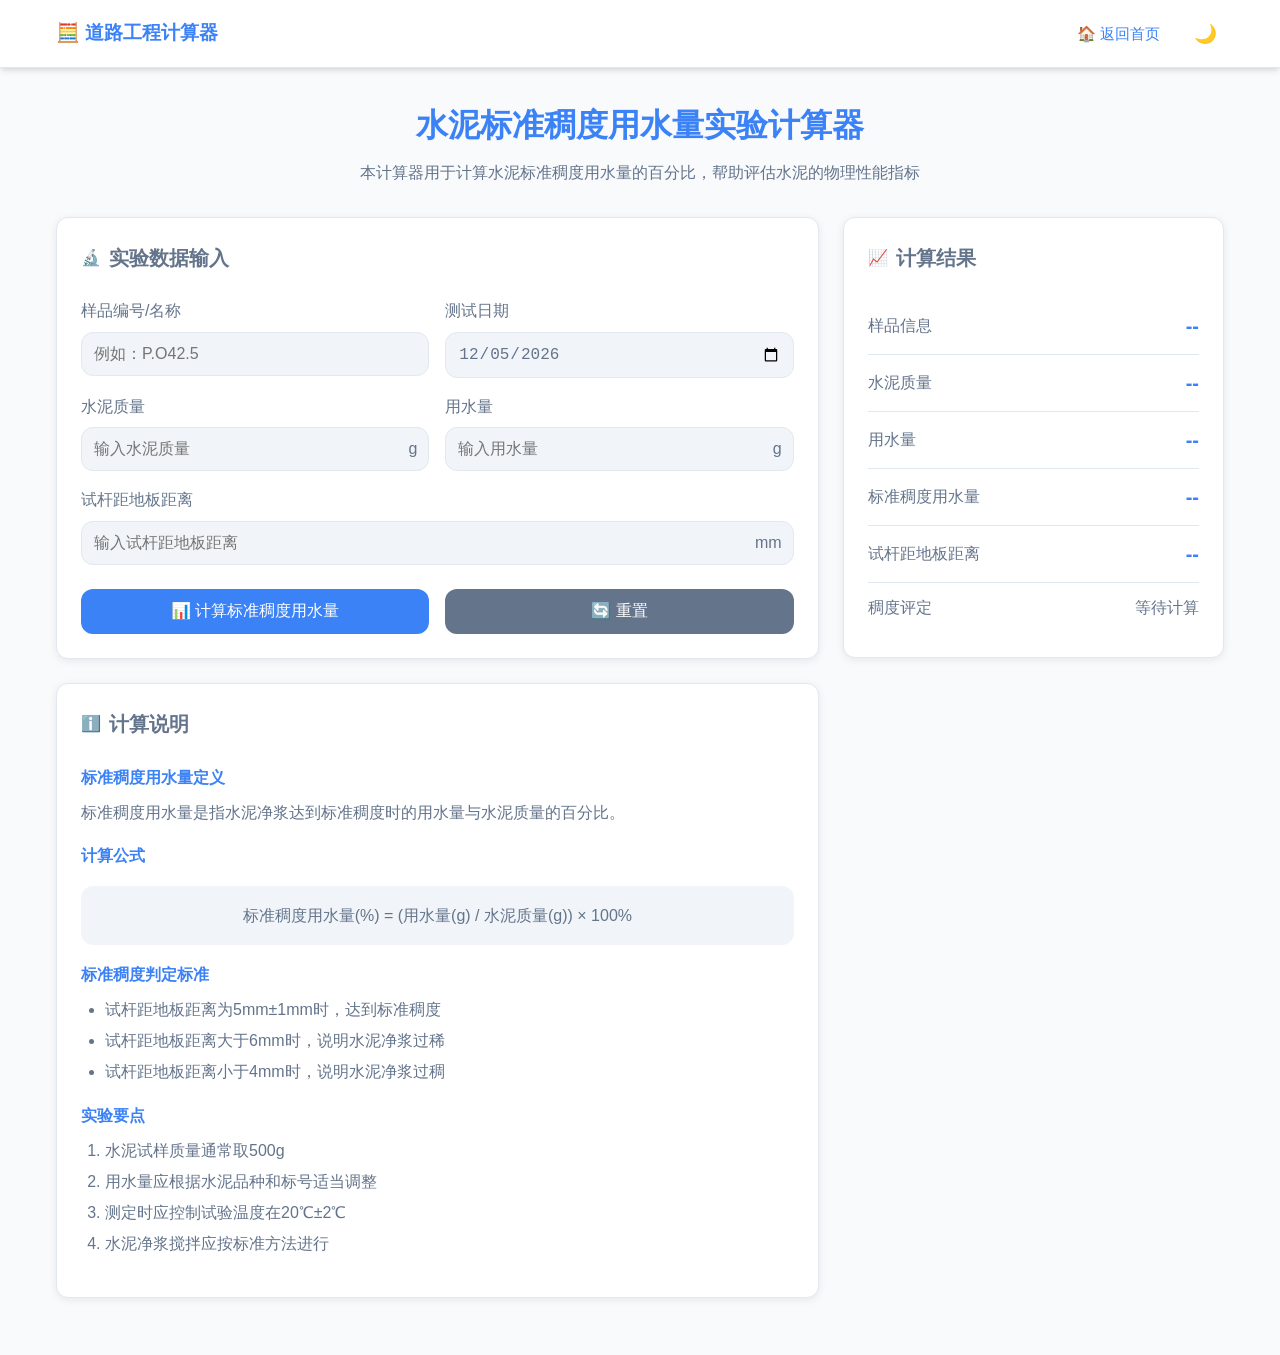
<file: daoqiaojisuan/cement_consistency_calculator.html>
<!DOCTYPE html>
<html lang="zh-CN">
<head>
    <meta charset="UTF-8">
    <meta name="viewport" content="width=device-width, initial-scale=1.0">
    <title>水泥标准稠度用水量实验计算器</title>
    <style>
        /* 全局样式 */
        :root {
            --primary-color: #2563eb;
            --secondary-color: #64748b;
            --success-color: #10b981;
            --danger-color: #ef4444;
            --light-bg: #f8fafc;
            --light-text: #1e293b;
            --light-card: #ffffff;
            --light-border: #e2e8f0;
            --light-input: #f1f5f9;
            --dark-bg: #0f172a;
            --dark-text: #f1f5f9;
            --dark-card: #1e293b;
            --dark-border: #334155;
            --dark-input: #475569;
            --border-radius: 0.75rem;
            --box-shadow: 0 4px 6px -1px rgba(0, 0, 0, 0.1), 0 2px 4px -1px rgba(0, 0, 0, 0.06);
            --transition: all 0.3s ease;
        }

        * {
            margin: 0;
            padding: 0;
            box-sizing: border-box;
        }

        body {
            font-family: -apple-system, BlinkMacSystemFont, 'Segoe UI', Roboto, 'Helvetica Neue', Arial, sans-serif;
            line-height: 1.6;
            color: var(--light-text);
            background-color: var(--light-bg);
            transition: var(--transition);
        }

        body.dark-mode {
            color: var(--dark-text);
            background-color: var(--dark-bg);
        }

        /* 容器 */
        .container {
            width: 100%;
            max-width: 1200px;
            margin: 0 auto;
            padding: 0 1rem;
        }

        /* 导航栏 */
        .navbar {
            background-color: var(--light-card);
            box-shadow: var(--box-shadow);
            padding: 1rem 0;
            position: sticky;
            top: 0;
            z-index: 100;
            transition: var(--transition);
        }

        body.dark-mode .navbar {
            background-color: var(--dark-card);
        }

        .navbar-content {
            display: flex;
            justify-content: space-between;
            align-items: center;
        }

        .navbar-brand {
            font-size: 1.25rem;
            font-weight: bold;
            color: var(--primary-color);
            text-decoration: none;
            display: flex;
            align-items: center;
            gap: 0.5rem;
        }

        .navbar-actions {
            display: flex;
            align-items: center;
            gap: 1rem;
        }

        .btn-theme {
            background: none;
            border: none;
            font-size: 1.25rem;
            cursor: pointer;
            color: var(--secondary-color);
            padding: 0.5rem;
            border-radius: 50%;
            transition: var(--transition);
        }

        .btn-theme:hover {
            background-color: var(--light-input);
        }

        body.dark-mode .btn-theme:hover {
            background-color: var(--dark-input);
        }

        .btn-home {
            text-decoration: none;
            color: var(--primary-color);
            font-weight: 500;
            padding: 0.5rem 1rem;
            border-radius: var(--border-radius);
            transition: var(--transition);
        }

        .btn-home:hover {
            background-color: var(--light-input);
        }

        body.dark-mode .btn-home:hover {
            background-color: var(--dark-input);
        }

        /* 主内容 */
        .main-content {
            padding: 2rem 0;
        }

        .page-title {
            text-align: center;
            margin-bottom: 2rem;
        }

        .page-title h1 {
            font-size: 2rem;
            margin-bottom: 0.5rem;
            color: var(--primary-color);
        }

        .page-title p {
            color: var(--secondary-color);
            max-width: 600px;
            margin: 0 auto;
        }

        /* 卡片 */
        .card {
            background-color: var(--light-card);
            border-radius: var(--border-radius);
            padding: 1.5rem;
            box-shadow: var(--box-shadow);
            margin-bottom: 1.5rem;
            transition: var(--transition);
        }

        body.dark-mode .card {
            background-color: var(--dark-card);
        }

        .card-header {
            display: flex;
            align-items: center;
            margin-bottom: 1.5rem;
            gap: 0.5rem;
        }

        .card-title {
            font-size: 1.25rem;
            font-weight: 600;
            margin: 0;
        }

        /* 表单 */
        .form-grid {
            display: grid;
            grid-template-columns: 1fr;
            gap: 1rem;
        }

        @media (min-width: 768px) {
            .form-grid {
                grid-template-columns: repeat(2, 1fr);
            }
        }

        .form-group {
            margin-bottom: 1rem;
        }

        .form-label {
            display: block;
            font-weight: 500;
            margin-bottom: 0.5rem;
        }

        .form-input {
            width: 100%;
            padding: 0.75rem;
            border: 1px solid var(--light-border);
            border-radius: var(--border-radius);
            background-color: var(--light-input);
            color: var(--light-text);
            font-size: 1rem;
            transition: var(--transition);
        }

        body.dark-mode .form-input {
            border-color: var(--dark-border);
            background-color: var(--dark-input);
            color: var(--dark-text);
        }

        .form-input:focus {
            outline: none;
            border-color: var(--primary-color);
            box-shadow: 0 0 0 3px rgba(37, 99, 235, 0.1);
        }

        .input-with-unit {
            position: relative;
        }

        .input-unit {
            position: absolute;
            right: 0.75rem;
            top: 50%;
            transform: translateY(-50%);
            color: var(--secondary-color);
            pointer-events: none;
        }

        .error-message {
            color: var(--danger-color);
            font-size: 0.875rem;
            margin-top: 0.25rem;
            display: none;
        }

        /* 按钮 */
        .btn-group {
            display: flex;
            gap: 1rem;
            margin-top: 1.5rem;
        }

        .btn {
            padding: 0.75rem 1.5rem;
            border: none;
            border-radius: var(--border-radius);
            font-size: 1rem;
            font-weight: 500;
            cursor: pointer;
            transition: var(--transition);
            display: inline-flex;
            align-items: center;
            justify-content: center;
            gap: 0.5rem;
            flex: 1;
        }

        .btn-primary {
            background-color: var(--primary-color);
            color: white;
        }

        .btn-primary:hover {
            opacity: 0.9;
            transform: translateY(-1px);
        }

        .btn-secondary {
            background-color: var(--secondary-color);
            color: white;
        }

        .btn-secondary:hover {
            opacity: 0.9;
            transform: translateY(-1px);
        }

        /* 结果区域 */
        .result-item {
            display: flex;
            justify-content: space-between;
            align-items: center;
            padding: 0.75rem 0;
            border-bottom: 1px solid var(--light-border);
        }

        body.dark-mode .result-item {
            border-bottom-color: var(--dark-border);
        }

        .result-item:last-child {
            border-bottom: none;
        }

        .result-label {
            font-weight: 500;
        }

        .result-value {
            font-weight: 600;
            color: var(--primary-color);
            font-size: 1.25rem;
        }

        /* 说明卡片 */
        .explanation-content {
            line-height: 1.7;
        }

        .explanation-content h4 {
            margin-top: 1rem;
            margin-bottom: 0.5rem;
            color: var(--primary-color);
        }

        .explanation-content ul, .explanation-content ol {
            margin-left: 1.5rem;
            margin-bottom: 1rem;
        }

        .explanation-content li {
            margin-bottom: 0.25rem;
        }

        .formula {
            background-color: var(--light-input);
            padding: 1rem;
            border-radius: var(--border-radius);
            margin: 1rem 0;
            text-align: center;
            font-weight: 500;
        }

        body.dark-mode .formula {
            background-color: var(--dark-input);
        }

        /* 响应式布局 */
        @media (min-width: 992px) {
            .content-wrapper {
                display: grid;
                grid-template-columns: 2fr 1fr;
                gap: 1.5rem;
            }
        }
    </style>
    <!-- 统一样式 -->
    <link rel="stylesheet" href="common.css">
</head>
<body>
    <!-- 导航栏 -->
    <nav class="navbar">
        <div class="container navbar-content">
            <a href="index.html" class="navbar-brand">🧮 道路工程计算器</a>
            <div class="navbar-actions">
                <a href="index.html" class="btn-home">🏠 返回首页</a>
                <button id="theme-toggle" class="btn-theme" title="切换主题">🌙</button>
            </div>
        </div>
    </nav>

    <!-- 主要内容 -->
    <main class="main-content">
        <div class="container">
            <!-- 页面标题 -->
            <div class="page-title">
                <h1>水泥标准稠度用水量实验计算器</h1>
                <p>本计算器用于计算水泥标准稠度用水量的百分比，帮助评估水泥的物理性能指标</p>
            </div>

            <!-- 内容区域 -->
            <div class="content-wrapper">
                <!-- 计算器表单区域 -->
                <div>
                    <div class="card">
                        <div class="card-header">
                            <span>🔬</span>
                            <h2 class="card-title">实验数据输入</h2>
                        </div>
                        
                        <form id="consistency-calculator-form">
                            <div class="form-grid">
                                <div class="form-group">
                                    <label for="sample-name" class="form-label">样品编号/名称</label>
                                    <input type="text" id="sample-name" class="form-input" placeholder="例如：P.O42.5">
                                </div>
                                
                                <div class="form-group">
                                    <label for="test-date" class="form-label">测试日期</label>
                                    <input type="date" id="test-date" class="form-input">
                                </div>
                            </div>
                            
                            <div class="form-grid">
                                <div class="form-group">
                                    <label for="cement-mass" class="form-label">水泥质量</label>
                                    <div class="input-with-unit">
                                        <input type="number" id="cement-mass" class="form-input" placeholder="输入水泥质量" min="0" step="0.01" required>
                                        <span class="input-unit">g</span>
                                    </div>
                                    <p id="cement-mass-error" class="error-message">请输入有效的质量值</p>
                                </div>
                                
                                <div class="form-group">
                                    <label for="water-mass" class="form-label">用水量</label>
                                    <div class="input-with-unit">
                                        <input type="number" id="water-mass" class="form-input" placeholder="输入用水量" min="0" step="0.01" required>
                                        <span class="input-unit">g</span>
                                    </div>
                                    <p id="water-mass-error" class="error-message">请输入有效的水量值</p>
                                </div>
                            </div>
                            
                            <div class="form-group">
                                <label for="needle-distance" class="form-label">试杆距地板距离</label>
                                <div class="input-with-unit">
                                    <input type="number" id="needle-distance" class="form-input" placeholder="输入试杆距地板距离" min="0" step="0.1">
                                    <span class="input-unit">mm</span>
                                </div>
                                <p id="needle-distance-error" class="error-message">请输入有效的距离值</p>
                            </div>
                            
                            <div class="btn-group">
                                <button type="submit" id="calculate-btn" class="btn btn-primary">
                                    📊 计算标准稠度用水量
                                </button>
                                <button type="reset" class="btn btn-secondary">
                                    🔄 重置
                                </button>
                            </div>
                        </form>
                    </div>

                    <!-- 说明卡片 -->
                    <div class="card">
                        <div class="card-header">
                            <span>ℹ️</span>
                            <h2 class="card-title">计算说明</h2>
                        </div>
                        <div class="explanation-content">
                            <h4>标准稠度用水量定义</h4>
                            <p>标准稠度用水量是指水泥净浆达到标准稠度时的用水量与水泥质量的百分比。</p>
                            
                            <h4>计算公式</h4>
                            <div class="formula">
                                标准稠度用水量(%) = (用水量(g) / 水泥质量(g)) × 100%
                            </div>
                            
                            <h4>标准稠度判定标准</h4>
                            <ul>
                                <li>试杆距地板距离为5mm±1mm时，达到标准稠度</li>
                                <li>试杆距地板距离大于6mm时，说明水泥净浆过稀</li>
                                <li>试杆距地板距离小于4mm时，说明水泥净浆过稠</li>
                            </ul>
                            
                            <h4>实验要点</h4>
                            <ol>
                                <li>水泥试样质量通常取500g</li>
                                <li>用水量应根据水泥品种和标号适当调整</li>
                                <li>测定时应控制试验温度在20℃±2℃</li>
                                <li>水泥净浆搅拌应按标准方法进行</li>
                            </ol>
                        </div>
                    </div>
                </div>
                
                <!-- 结果显示区域 -->
                <div>
                    <div class="card">
                        <div class="card-header">
                            <span>📈</span>
                            <h2 class="card-title">计算结果</h2>
                        </div>
                        
                        <div id="result-container">
                            <div class="result-item">
                                <span class="result-label">样品信息</span>
                                <span id="result-sample" class="result-value">--</span>
                            </div>
                            <div class="result-item">
                                <span class="result-label">水泥质量</span>
                                <span id="result-cement-mass" class="result-value">--</span>
                            </div>
                            <div class="result-item">
                                <span class="result-label">用水量</span>
                                <span id="result-water-mass" class="result-value">--</span>
                            </div>
                            <div class="result-item">
                                <span class="result-label">标准稠度用水量</span>
                                <span id="result-consistency" class="result-value">--</span>
                            </div>
                            <div class="result-item">
                                <span class="result-label">试杆距地板距离</span>
                                <span id="result-needle-distance" class="result-value">--</span>
                            </div>
                            <div class="result-item">
                                <span class="result-label">稠度评定</span>
                                <span id="result-status" class="result-status">等待计算</span>
                            </div>
                        </div>
                    </div>
                </div>
            </div>
        </div>
    </main>

    <script>
        // 设置默认日期为今天
        document.addEventListener('DOMContentLoaded', function() {
            const today = new Date().toISOString().split('T')[0];
            document.getElementById('test-date').value = today;
            
            // 初始化主题
            if (localStorage.getItem('theme') === 'dark' || 
                (!localStorage.getItem('theme') && 
                 window.matchMedia('(prefers-color-scheme: dark)').matches)) {
                document.body.classList.add('dark-mode');
                document.getElementById('theme-toggle').innerHTML = '☀️';
            }
        });

        // 主题切换功能
        document.getElementById('theme-toggle').addEventListener('click', function() {
            document.body.classList.toggle('dark-mode');
            const isDarkMode = document.body.classList.contains('dark-mode');
            localStorage.setItem('theme', isDarkMode ? 'dark' : 'light');
            this.innerHTML = isDarkMode ? '☀️' : '🌙';
        });

        // 表单提交事件处理
        document.getElementById('consistency-calculator-form').addEventListener('submit', function(e) {
            e.preventDefault();
            calculateConsistency();
        });

        // 重置按钮事件处理
        document.getElementById('consistency-calculator-form').addEventListener('reset', function() {
            setTimeout(function() {
                updateResult('--', '--', '--', '--', '--', '等待计算', '');
                hideErrors();
            }, 0);
        });

        // 计算标准稠度用水量
        function calculateConsistency() {
            // 获取输入值
            const sampleName = document.getElementById('sample-name').value || '未命名';
            const cementMass = parseFloat(document.getElementById('cement-mass').value);
            const waterMass = parseFloat(document.getElementById('water-mass').value);
            const needleDistance = parseFloat(document.getElementById('needle-distance').value);
            
            // 验证输入
            let isValid = true;
            hideErrors();
            
            if (isNaN(cementMass) || cementMass <= 0) {
                showError('cement-mass-error', '请输入有效的水泥质量值');
                isValid = false;
            }
            
            if (isNaN(waterMass) || waterMass <= 0) {
                showError('water-mass-error', '请输入有效的用水量值');
                isValid = false;
            }
            
            if (waterMass > cementMass) {
                showError('water-mass-error', '用水量不能大于水泥质量');
                isValid = false;
            }
            
            if (!isValid) return;
            
            // 计算标准稠度用水量
            const consistency = (waterMass / cementMass) * 100;
            
            // 格式化结果
            const formattedConsistency = consistency.toFixed(2) + '%';
            const formattedCementMass = cementMass.toFixed(2) + 'g';
            const formattedWaterMass = waterMass.toFixed(2) + 'g';
            const formattedNeedleDistance = isNaN(needleDistance) ? '--' : needleDistance.toFixed(1) + 'mm';
            
            // 评定稠度状态
            let statusText = '计算完成';
            
            if (!isNaN(needleDistance)) {
                if (needleDistance >= 4 && needleDistance <= 6) {
                    statusText = '达到标准稠度';
                } else if (needleDistance > 6) {
                    statusText = '净浆过稀';
                } else if (needleDistance < 4) {
                    statusText = '净浆过稠';
                }
            }
            
            // 更新结果显示
            updateResult(sampleName, formattedCementMass, formattedWaterMass, formattedConsistency, formattedNeedleDistance, statusText);
        }

        // 更新结果显示
        function updateResult(sample, cementMass, waterMass, consistency, needleDistance, status, statusClass) {
            document.getElementById('result-sample').textContent = sample;
            document.getElementById('result-cement-mass').textContent = cementMass;
            document.getElementById('result-water-mass').textContent = waterMass;
            document.getElementById('result-consistency').textContent = consistency;
            document.getElementById('result-needle-distance').textContent = needleDistance;
            
            const statusElement = document.getElementById('result-status');
            statusElement.textContent = status;
        }

        // 显示错误信息
        function showError(elementId, message) {
            const errorElement = document.getElementById(elementId);
            errorElement.textContent = message;
            errorElement.style.display = 'block';
        }

        // 隐藏所有错误信息
        function hideErrors() {
            const errorElements = document.querySelectorAll('.error-message');
            errorElements.forEach(element => {
                element.style.display = 'none';
            });
        }
    </script>
</body>
</html>
</file>
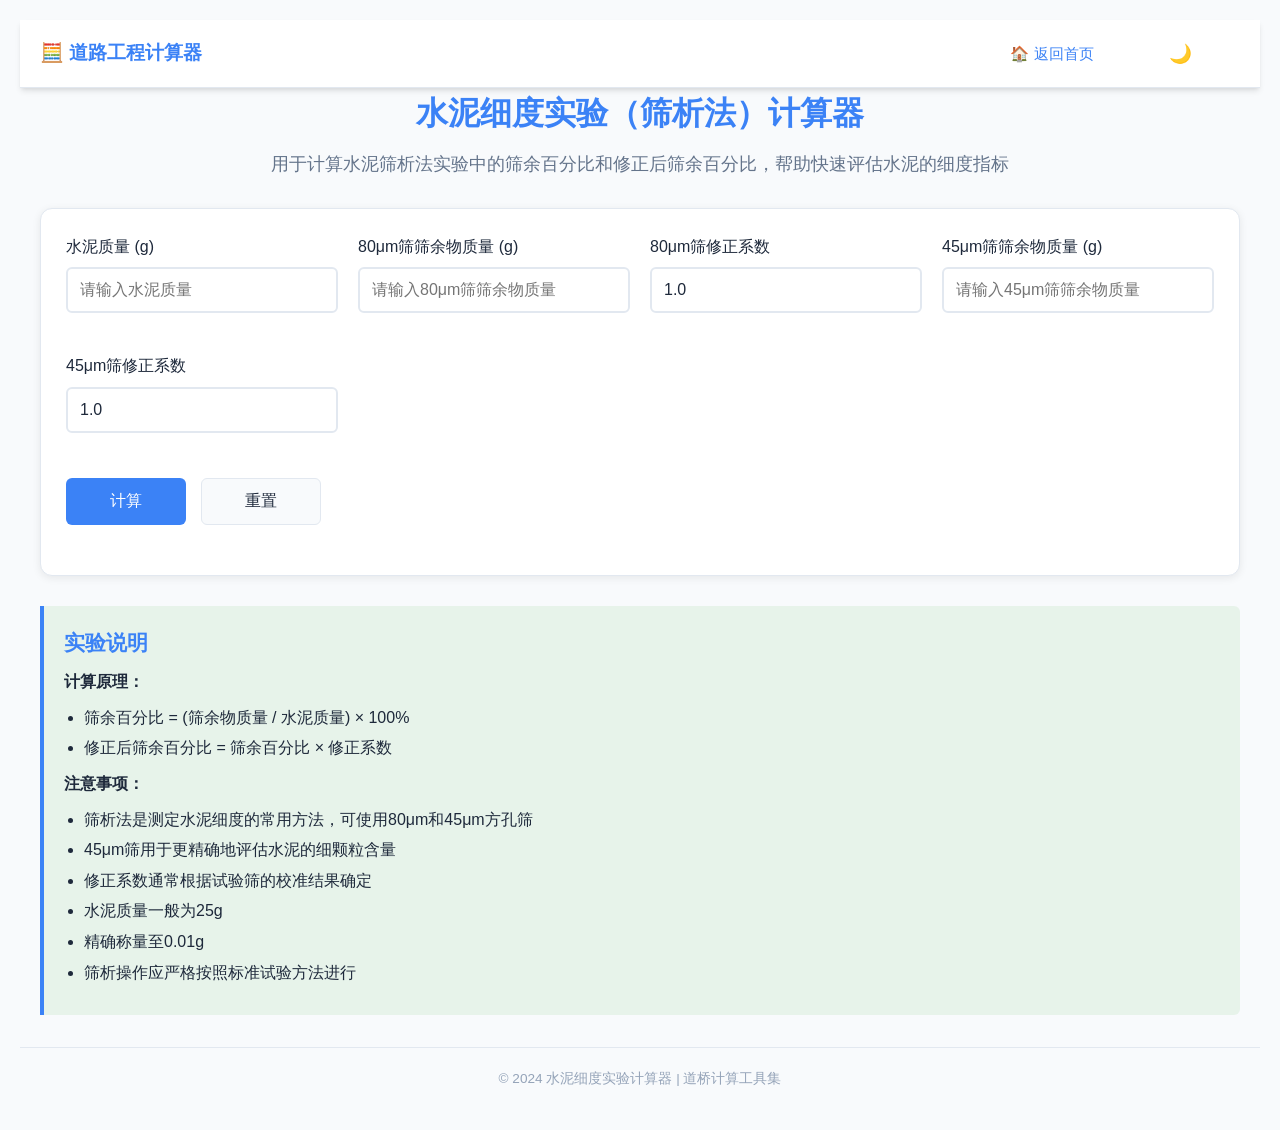
<file: daoqiaojisuan/cement_fineness_calculator.html>
<!DOCTYPE html>
<html lang="zh-CN">
<head>
    <meta charset="UTF-8">
    <meta name="viewport" content="width=device-width, initial-scale=1.0">
    <title>水泥细度实验（筛析法）计算器</title>
    <style>
        :root {
            --primary-color: #4CAF50;
            --primary-dark: #388E3C;
            --primary-light: #81C784;
            --accent-color: #FFC107;
            --error-color: #F44336;
            --success-color: #4CAF50;
            --warning-color: #FF9800;
            --text-color: #333;
            --light-text: #666;
            --lighter-text: #999;
            --light-bg: #f5f5f5;
            --card-bg: #fff;
            --border-color: #ddd;
            --shadow: 0 2px 8px rgba(0,0,0,0.1);
            --transition: all 0.3s ease;
        }

        .dark-mode {
            --primary-color: #66BB6A;
            --primary-dark: #43A047;
            --primary-light: #A5D6A7;
            --accent-color: #FFCA28;
            --error-color: #EF5350;
            --success-color: #66BB6A;
            --warning-color: #FFA726;
            --text-color: #eee;
            --light-text: #bbb;
            --lighter-text: #999;
            --light-bg: #1a1a1a;
            --card-bg: #2d2d2d;
            --border-color: #444;
            --shadow: 0 2px 8px rgba(0,0,0,0.3);
        }

        * {
            margin: 0;
            padding: 0;
            box-sizing: border-box;
        }

        body {
            font-family: -apple-system, BlinkMacSystemFont, 'Segoe UI', 'Microsoft YaHei', sans-serif;
            background-color: var(--light-bg);
            color: var(--text-color);
            line-height: 1.6;
            padding: 20px;
            transition: var(--transition);
        }

        .container {
            max-width: 1200px;
            margin: 0 auto;
        }

        header {
            text-align: center;
            margin-bottom: 30px;
        }

        h1 {
            color: var(--primary-color);
            font-size: 2rem;
            margin-bottom: 10px;
            font-weight: 600;
        }

        .description {
            color: var(--light-text);
            font-size: 1.1rem;
            max-width: 800px;
            margin: 0 auto;
        }

        .card {
            background-color: var(--card-bg);
            border-radius: 8px;
            box-shadow: var(--shadow);
            padding: 25px;
            margin-bottom: 30px;
            transition: var(--transition);
        }

        .form-grid {
            display: grid;
            grid-template-columns: repeat(auto-fit, minmax(250px, 1fr));
            gap: 20px;
            margin-bottom: 25px;
        }

        .form-group {
            margin-bottom: 20px;
        }

        label {
            display: block;
            margin-bottom: 8px;
            font-weight: 500;
            color: var(--text-color);
        }

        input[type="number"] {
            width: 100%;
            padding: 12px;
            border: 2px solid var(--border-color);
            border-radius: 6px;
            font-size: 1rem;
            background-color: var(--card-bg);
            color: var(--text-color);
            transition: var(--transition);
        }

        input[type="number"]:focus {
            outline: none;
            border-color: var(--primary-color);
            box-shadow: 0 0 0 3px rgba(76, 175, 80, 0.1);
        }

        .button-group {
            display: flex;
            gap: 15px;
            flex-wrap: wrap;
            margin-bottom: 25px;
        }

        button {
            padding: 12px 24px;
            border: none;
            border-radius: 6px;
            font-size: 1rem;
            font-weight: 500;
            cursor: pointer;
            transition: var(--transition);
            min-width: 120px;
        }

        .calculate-btn {
            background-color: var(--primary-color);
            color: white;
        }

        .calculate-btn:hover {
            background-color: var(--primary-dark);
            transform: translateY(-2px);
        }

        .reset-btn {
            background-color: var(--light-bg);
            color: var(--text-color);
            border: 1px solid var(--border-color);
        }

        .reset-btn:hover {
            background-color: var(--lighter-text);
            color: var(--card-bg);
        }

        .results-section {
            margin-top: 30px;
        }

        .results-grid {
            display: grid;
            grid-template-columns: repeat(auto-fit, minmax(280px, 1fr));
            gap: 20px;
        }

        .result-item {
            background-color: var(--light-bg);
            padding: 20px;
            border-radius: 6px;
            border-left: 4px solid var(--primary-color);
        }

        .result-label {
            color: var(--light-text);
            font-size: 0.9rem;
            margin-bottom: 8px;
        }

        .result-value {
            font-size: 1.8rem;
            font-weight: bold;
            color: var(--primary-color);
        }

        .result-unit {
            font-size: 1rem;
            color: var(--light-text);
            margin-left: 5px;
        }

        .info-section {
            background-color: rgba(76, 175, 80, 0.1);
            border-left: 4px solid var(--primary-color);
            padding: 20px;
            border-radius: 0 6px 6px 0;
            margin-top: 30px;
        }

        .info-section h3 {
            color: var(--primary-color);
            margin-bottom: 10px;
            font-size: 1.3rem;
        }

        .info-section p {
            margin-bottom: 10px;
            color: var(--text-color);
        }

        .info-section ul {
            padding-left: 20px;
            margin-bottom: 10px;
        }

        .info-section li {
            margin-bottom: 5px;
            color: var(--text-color);
        }

        footer {
            text-align: center;
            margin-top: 50px;
            padding: 20px;
            color: var(--lighter-text);
            font-size: 0.9rem;
        }

        .theme-toggle {
            position: fixed;
            top: 20px;
            right: 20px;
            background-color: var(--card-bg);
            border: 1px solid var(--border-color);
            border-radius: 50%;
            width: 50px;
            height: 50px;
            display: flex;
            align-items: center;
            justify-content: center;
            cursor: pointer;
            box-shadow: var(--shadow);
            transition: var(--transition);
            z-index: 1000;
        }

        .theme-toggle:hover {
            transform: scale(1.1);
        }

        @media (max-width: 768px) {
            body {
                padding: 15px;
            }

            h1 {
                font-size: 1.6rem;
            }

            .description {
                font-size: 1rem;
            }

            .card {
                padding: 20px;
            }

            .form-grid {
                grid-template-columns: 1fr;
            }

            .results-grid {
                grid-template-columns: 1fr;
            }

            .button-group {
                flex-direction: column;
            }

            button {
                width: 100%;
            }

            .theme-toggle {
                width: 40px;
                height: 40px;
                top: 15px;
                right: 15px;
            }
        }
    </style>
    <!-- 统一样式 -->
    <link rel="stylesheet" href="common.css">
</head>
<body>
    <!-- 导航栏 -->
    <nav class="navbar">
        <div class="container navbar-content">
            <a href="index.html" class="navbar-brand">🧮 道路工程计算器</a>
            <div class="navbar-actions">
                <a href="index.html" class="btn-home">🏠 返回首页</a>
                <button id="theme-toggle" class="btn-theme" title="切换主题">🌙</button>
            </div>
        </div>
    </nav>

    <div class="container">
        <header>
            <h1>水泥细度实验（筛析法）计算器</h1>
            <p class="description">用于计算水泥筛析法实验中的筛余百分比和修正后筛余百分比，帮助快速评估水泥的细度指标</p>
        </header>

        <div class="card">
            <form id="cementFinenessForm">
                <div class="form-grid">
                    <div class="form-group">
                        <label for="cementMass">水泥质量 (g)</label>
                        <input type="number" id="cementMass" name="cementMass" min="0" step="0.01" placeholder="请输入水泥质量" required>
                    </div>

                    <div class="form-group">
                        <label for="residueMass80">80μm筛筛余物质量 (g)</label>
                        <input type="number" id="residueMass80" name="residueMass80" min="0" step="0.01" placeholder="请输入80μm筛筛余物质量" required>
                    </div>

                    <div class="form-group">
                        <label for="correctionFactor80">80μm筛修正系数</label>
                        <input type="number" id="correctionFactor80" name="correctionFactor80" min="0" step="0.001" value="1.0" placeholder="请输入修正系数" required>
                    </div>
                    
                    <div class="form-group">
                        <label for="residueMass45">45μm筛筛余物质量 (g)</label>
                        <input type="number" id="residueMass45" name="residueMass45" min="0" step="0.01" placeholder="请输入45μm筛筛余物质量">
                    </div>

                    <div class="form-group">
                        <label for="correctionFactor45">45μm筛修正系数</label>
                        <input type="number" id="correctionFactor45" name="correctionFactor45" min="0" step="0.001" value="1.0" placeholder="请输入修正系数">
                    </div>
                </div>

                <div class="button-group">
                    <button type="submit" class="calculate-btn">计算</button>
                    <button type="reset" class="reset-btn">重置</button>
                </div>
            </form>

            <div class="results-section" id="results" style="display: none;">
                <h2 style="margin-bottom: 20px; color: var(--primary-color);">计算结果</h2>
                <div class="results-grid">
                    <div class="result-item">
                        <div class="result-label">80μm筛筛余百分比</div>
                        <div class="result-value" id="residuePercentage80">0</div>
                        <span class="result-unit">%</span>
                    </div>

                    <div class="result-item">
                        <div class="result-label">80μm筛修正后筛余百分比</div>
                        <div class="result-value" id="correctedResiduePercentage80">0</div>
                        <span class="result-unit">%</span>
                    </div>
                    
                    <div class="result-item">
                        <div class="result-label">45μm筛筛余百分比</div>
                        <div class="result-value" id="residuePercentage45">0</div>
                        <span class="result-unit">%</span>
                    </div>

                    <div class="result-item">
                        <div class="result-label">45μm筛修正后筛余百分比</div>
                        <div class="result-value" id="correctedResiduePercentage45">0</div>
                        <span class="result-unit">%</span>
                    </div>
                </div>
            </div>
        </div>

        <div class="info-section">
            <h3>实验说明</h3>
            <p><strong>计算原理：</strong></p>
            <ul>
                <li>筛余百分比 = (筛余物质量 / 水泥质量) × 100%</li>
                <li>修正后筛余百分比 = 筛余百分比 × 修正系数</li>
            </ul>
            <p><strong>注意事项：</strong></p>
            <ul>
                <li>筛析法是测定水泥细度的常用方法，可使用80μm和45μm方孔筛</li>
                <li>45μm筛用于更精确地评估水泥的细颗粒含量</li>
                <li>修正系数通常根据试验筛的校准结果确定</li>
                <li>水泥质量一般为25g</li>
                <li>精确称量至0.01g</li>
                <li>筛析操作应严格按照标准试验方法进行</li>
            </ul>
        </div>
    </div>

    <footer>
        <p>© 2024 水泥细度实验计算器 | 道桥计算工具集</p>
    </footer>

    <script>
        // 主题切换功能
        const themeToggle = document.getElementById('theme-toggle');
        const prefersDarkScheme = window.matchMedia('(prefers-color-scheme: dark)');
        
        // 检查本地存储中的主题偏好
        const currentTheme = localStorage.getItem('theme');
        if (currentTheme === 'dark') {
            document.body.classList.add('dark-mode');
            themeToggle.textContent = '☀️';
        } else if (currentTheme === 'light') {
            document.body.classList.remove('dark-mode');
            themeToggle.textContent = '🌙';
        } else if (prefersDarkScheme.matches) {
            document.body.classList.add('dark-mode');
            themeToggle.textContent = '☀️';
        }
        
        themeToggle.addEventListener('click', function() {
            document.body.classList.toggle('dark-mode');
            
            let theme = 'light';
            if (document.body.classList.contains('dark-mode')) {
                theme = 'dark';
                themeToggle.textContent = '☀️';
            } else {
                themeToggle.textContent = '🌙';
            }
            
            localStorage.setItem('theme', theme);
        });

        // 计算功能
        const form = document.getElementById('cementFinenessForm');
        const resultsDiv = document.getElementById('results');
        // 更新引用的DOM元素
        const residuePercentage80Element = document.getElementById('residuePercentage80');
        const correctedResiduePercentage80Element = document.getElementById('correctedResiduePercentage80');
        const residuePercentage45Element = document.getElementById('residuePercentage45');
        const correctedResiduePercentage45Element = document.getElementById('correctedResiduePercentage45');

        form.addEventListener('submit', function(event) {
            event.preventDefault();
            
            try {
                const cementMass = parseFloat(document.getElementById('cementMass').value);
                const residueMass80 = parseFloat(document.getElementById('residueMass80').value);
                const correctionFactor80 = parseFloat(document.getElementById('correctionFactor80').value);
                const residueMass45 = parseFloat(document.getElementById('residueMass45').value);
                const correctionFactor45 = parseFloat(document.getElementById('correctionFactor45').value);
                
                // 验证输入
                if (isNaN(cementMass) || cementMass <= 0) {
                    alert('请输入有效的水泥质量');
                    return;
                }
                
                if (isNaN(residueMass80) || residueMass80 < 0) {
                    alert('请输入有效的80μm筛筛余物质量');
                    return;
                }
                
                if (isNaN(correctionFactor80) || correctionFactor80 <= 0) {
                    alert('请输入有效的80μm筛修正系数');
                    return;
                }
                
                if (residueMass80 > cementMass) {
                    alert('80μm筛筛余物质量不能大于水泥质量');
                    return;
                }
                
                // 计算80μm筛的筛余百分比
                const residuePercentage80 = (residueMass80 / cementMass) * 100;
                const correctedResiduePercentage80 = residuePercentage80 * correctionFactor80;
                
                // 显示80μm筛的结果
                residuePercentage80Element.textContent = residuePercentage80.toFixed(2);
                correctedResiduePercentage80Element.textContent = correctedResiduePercentage80.toFixed(2);
                
                // 如果有45μm筛的数据，则进行计算和显示
                if (!isNaN(residueMass45) && residueMass45 >= 0 && !isNaN(correctionFactor45) && correctionFactor45 > 0) {
                    if (residueMass45 > cementMass) {
                        alert('45μm筛筛余物质量不能大于水泥质量');
                        return;
                    }
                    
                    // 计算45μm筛的筛余百分比
                    const residuePercentage45 = (residueMass45 / cementMass) * 100;
                    const correctedResiduePercentage45 = residuePercentage45 * correctionFactor45;
                    
                    // 显示45μm筛的结果
                    residuePercentage45Element.textContent = residuePercentage45.toFixed(2);
                    correctedResiduePercentage45Element.textContent = correctedResiduePercentage45.toFixed(2);
                } else {
                    // 如果没有45μm筛的数据，则显示默认值
                    residuePercentage45Element.textContent = '-';
                    correctedResiduePercentage45Element.textContent = '-';
                }
                
                resultsDiv.style.display = 'block';
                
                // 平滑滚动到结果区域
                resultsDiv.scrollIntoView({ behavior: 'smooth', block: 'start' });
                
            } catch (error) {
                console.error('计算过程中发生错误:', error);
                alert('计算过程中发生错误，请检查输入数据');
            }
        });

        // 重置按钮事件
        form.addEventListener('reset', function() {
            resultsDiv.style.display = 'none';
        });
    </script>
</body>
</html>
</file>
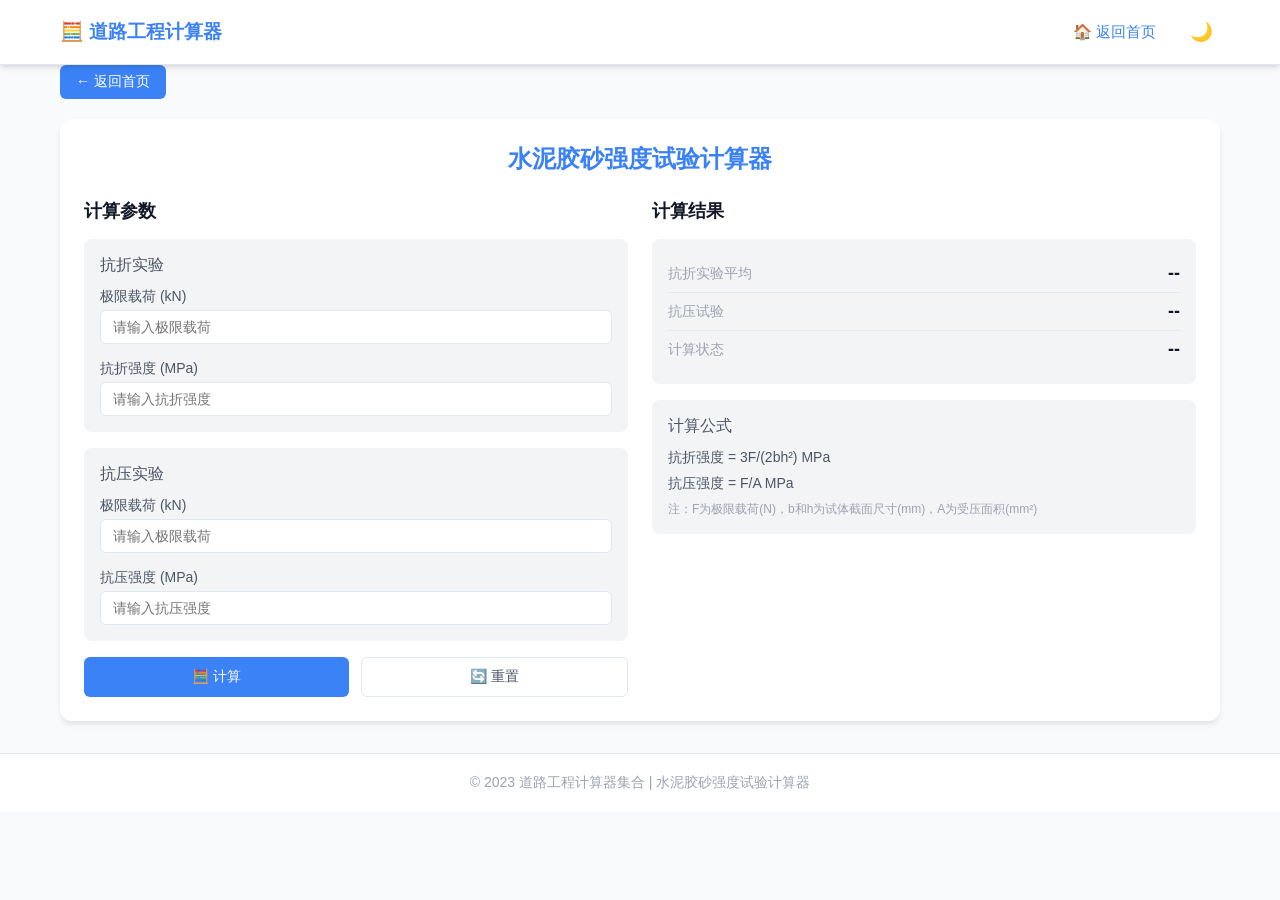
<file: daoqiaojisuan/cement_mortar_strength_calculator.html>
<!DOCTYPE html>
<html lang="zh-CN">
<head>
    <meta charset="UTF-8">
    <meta name="viewport" content="width=device-width, initial-scale=1.0">
    <title>水泥胶砂强度试验计算器</title>
    <style>
        /* 基础样式 */
        :root {
            --bg-primary: #f9fafb;
            --bg-secondary: #ffffff;
            --bg-tertiary: #f3f4f6;
            --text-primary: #111827;
            --text-secondary: #4b5563;
            --text-tertiary: #9ca3af;
            --border-color: #e5e7eb;
            --accent-primary: #3b82f6;
            --accent-hover: #2563eb;
            --success-color: #10b981;
            --warning-color: #f59e0b;
            --error-color: #ef4444;
        }

        /* 深色模式 */
        .dark {
            --bg-primary: #111827;
            --bg-secondary: #1f2937;
            --bg-tertiary: #374151;
            --text-primary: #f9fafb;
            --text-secondary: #d1d5db;
            --text-tertiary: #9ca3af;
            --border-color: #4b5563;
            --accent-primary: #3b82f6;
            --accent-hover: #60a5fa;
        }

        * {
            margin: 0;
            padding: 0;
            box-sizing: border-box;
        }

        body {
            font-family: -apple-system, BlinkMacSystemFont, 'Segoe UI', 'Roboto', sans-serif;
            background-color: var(--bg-primary);
            color: var(--text-primary);
            min-height: 100vh;
            transition: background-color 0.3s, color 0.3s;
        }

        .container {
            max-width: 1200px;
            margin: 0 auto;
            padding: 0 20px;
        }

        /* 导航栏 */
        nav {
            background-color: var(--bg-secondary);
            border-bottom: 1px solid var(--border-color);
            padding: 16px 0;
            position: sticky;
            top: 0;
            z-index: 100;
        }

        .nav-container {
            display: flex;
            justify-content: space-between;
            align-items: center;
        }

        .nav-brand {
            display: flex;
            align-items: center;
            font-size: 20px;
            font-weight: 700;
            text-decoration: none;
            color: var(--text-primary);
        }

        .nav-icon {
            margin-right: 8px;
            font-size: 24px;
        }

        .nav-actions {
            display: flex;
            gap: 12px;
        }

        .action-btn {
            background: none;
            border: none;
            color: var(--text-secondary);
            cursor: pointer;
            padding: 8px;
            border-radius: 50%;
            display: flex;
            align-items: center;
            justify-content: center;
            transition: background-color 0.2s;
        }

        .action-btn:hover {
            background-color: var(--bg-tertiary);
        }

        /* 主内容 */
        main {
            padding: 24px 0;
        }

        .calculator-container {
            background-color: var(--bg-secondary);
            border-radius: 12px;
            padding: 24px;
            box-shadow: 0 4px 6px -1px rgba(0, 0, 0, 0.1);
        }

        .page-title {
            text-align: center;
            font-size: 24px;
            font-weight: 700;
            margin-bottom: 24px;
            color: var(--text-primary);
        }

        .grid {
            display: grid;
            grid-template-columns: 1fr;
            gap: 24px;
        }

        @media (min-width: 768px) {
            .grid {
                grid-template-columns: 1fr 1fr;
            }
        }

        .section-title {
            font-size: 18px;
            font-weight: 600;
            margin-bottom: 16px;
            color: var(--text-primary);
        }

        .input-section {
            background-color: var(--bg-tertiary);
            border-radius: 8px;
            padding: 16px;
            margin-bottom: 16px;
        }

        .input-title {
            font-size: 16px;
            font-weight: 500;
            margin-bottom: 12px;
            color: var(--text-secondary);
        }

        .input-group {
            margin-bottom: 16px;
        }

        .input-group:last-child {
            margin-bottom: 0;
        }

        .input-label {
            display: block;
            font-size: 14px;
            font-weight: 500;
            margin-bottom: 4px;
            color: var(--text-secondary);
        }

        .input-field {
            width: 100%;
            padding: 8px 12px;
            border: 1px solid var(--border-color);
            border-radius: 6px;
            background-color: var(--bg-secondary);
            color: var(--text-primary);
            font-size: 14px;
            transition: border-color 0.2s;
        }

        .input-field:focus {
            outline: none;
            border-color: var(--accent-primary);
        }

        /* 按钮样式 */
        .btn {
            padding: 10px 16px;
            border: none;
            border-radius: 6px;
            font-size: 14px;
            font-weight: 500;
            cursor: pointer;
            transition: background-color 0.2s;
            width: 100%;
            display: inline-flex;
            align-items: center;
            justify-content: center;
            gap: 8px;
        }

        .btn-primary {
            background-color: var(--accent-primary);
            color: white;
        }

        .btn-primary:hover {
            background-color: var(--accent-hover);
        }

        .btn-secondary {
            background-color: transparent;
            color: var(--text-secondary);
            border: 1px solid var(--border-color);
        }

        .btn-secondary:hover {
            background-color: var(--bg-tertiary);
        }

        .btn-group {
            display: flex;
            gap: 12px;
            margin-top: 16px;
        }

        /* 结果区域 */
        .result-section {
            background-color: var(--bg-tertiary);
            border-radius: 8px;
            padding: 16px;
            margin-bottom: 16px;
        }

        .result-item {
            display: flex;
            justify-content: space-between;
            align-items: center;
            padding: 8px 0;
            border-bottom: 1px solid var(--border-color);
        }

        .result-item:last-child {
            border-bottom: none;
        }

        .result-label {
            font-size: 14px;
            color: var(--text-tertiary);
        }

        .result-value {
            font-size: 18px;
            font-weight: 600;
            color: var(--text-primary);
        }

        .result-value.success {
            color: var(--success-color);
        }

        .result-value.warning {
            color: var(--warning-color);
        }

        .result-value.error {
            color: var(--error-color);
        }

        /* 公式说明 */
        .formula-section {
            background-color: var(--bg-tertiary);
            border-radius: 8px;
            padding: 16px;
        }

        .formula-title {
            font-size: 16px;
            font-weight: 500;
            margin-bottom: 12px;
            color: var(--text-secondary);
        }

        .formula-item {
            font-size: 14px;
            margin-bottom: 8px;
            color: var(--text-secondary);
        }

        .formula-note {
            font-size: 12px;
            color: var(--text-tertiary);
            margin-top: 8px;
        }

        /* 状态指示器 */
        .status {
            padding: 4px 8px;
            border-radius: 4px;
            font-size: 12px;
            font-weight: 500;
        }

        .status.success {
            background-color: rgba(16, 185, 129, 0.1);
            color: var(--success-color);
        }

        .status.warning {
            background-color: rgba(245, 158, 11, 0.1);
            color: var(--warning-color);
        }

        .status.error {
            background-color: rgba(239, 68, 68, 0.1);
            color: var(--error-color);
        }

        /* 页脚 */
        footer {
            background-color: var(--bg-secondary);
            border-top: 1px solid var(--border-color);
            padding: 16px 0;
            margin-top: 40px;
        }

        .footer-text {
            text-align: center;
            font-size: 14px;
            color: var(--text-tertiary);
        }

        /* 返回首页按钮 */
        .back-to-home {
            display: inline-flex;
            align-items: center;
            justify-content: center;
            padding: 8px 16px;
            background-color: var(--accent-primary);
            color: white;
            text-decoration: none;
            border-radius: 6px;
            font-size: 14px;
            font-weight: 500;
            margin-bottom: 20px;
            transition: background-color 0.2s;
        }

        .back-to-home:hover {
            background-color: var(--accent-hover);
        }

        /* 响应式调整 */
        @media (max-width: 640px) {
            .calculator-container {
                padding: 16px;
            }
            
            .page-title {
                font-size: 20px;
            }
            
            .btn-group {
                flex-direction: column;
            }
        }
    </style>
    <!-- 统一样式 -->
    <link rel="stylesheet" href="common.css">
</head>
<body>
    <!-- 导航栏 -->
    <nav class="navbar">
        <div class="container navbar-content">
            <a href="index.html" class="navbar-brand">🧮 道路工程计算器</a>
            <div class="navbar-actions">
                <a href="index.html" class="btn-home">🏠 返回首页</a>
                <button id="theme-toggle" class="btn-theme" title="切换主题"><span id="theme-icon">🌙</span></button>
            </div>
        </div>
    </nav>

    <!-- 主内容区 -->
    <main class="container">
        <a href="index.html" class="back-to-home">
            ← 返回首页
        </a>
        
        <div class="calculator-container">
            <h1 class="page-title">水泥胶砂强度试验计算器</h1>
            
            <div class="grid">
                <!-- 左侧：计算参数 -->
                <div>
                    <h2 class="section-title">计算参数</h2>
                    
                    <!-- 抗折实验 -->
                    <div class="input-section">
                        <h3 class="input-title">抗折实验</h3>
                        <div class="input-group">
                            <label class="input-label" for="flexural-load">极限载荷 (kN)</label>
                            <input type="number" id="flexural-load" class="input-field" placeholder="请输入极限载荷">
                        </div>
                        <div class="input-group">
                            <label class="input-label" for="flexural-strength">抗折强度 (MPa)</label>
                            <input type="number" id="flexural-strength" class="input-field" placeholder="请输入抗折强度">
                        </div>
                    </div>
                    
                    <!-- 抗压实验 -->
                    <div class="input-section">
                        <h3 class="input-title">抗压实验</h3>
                        <div class="input-group">
                            <label class="input-label" for="compressive-load">极限载荷 (kN)</label>
                            <input type="number" id="compressive-load" class="input-field" placeholder="请输入极限载荷">
                        </div>
                        <div class="input-group">
                            <label class="input-label" for="compressive-strength">抗压强度 (MPa)</label>
                            <input type="number" id="compressive-strength" class="input-field" placeholder="请输入抗压强度">
                        </div>
                    </div>
                    
                    <!-- 计算和重置按钮 -->
                    <div class="btn-group">
                        <button id="calculate-btn" class="btn btn-primary">
                            🧮 计算
                        </button>
                        <button id="reset-btn" class="btn btn-secondary">
                            🔄 重置
                        </button>
                    </div>
                </div>
                
                <!-- 右侧：计算结果 -->
                <div>
                    <h2 class="section-title">计算结果</h2>
                    
                    <!-- 结果显示 -->
                    <div class="result-section">
                        <div class="result-item">
                            <span class="result-label">抗折实验平均</span>
                            <span id="flexural-avg-mpa" class="result-value">--</span>
                        </div>
                        <div class="result-item">
                            <span class="result-label">抗压试验</span>
                            <span id="compressive-mpa" class="result-value">--</span>
                        </div>
                        <div class="result-item">
                            <span class="result-label">计算状态</span>
                            <span id="calculation-status" class="result-value">--</span>
                        </div>
                    </div>
                    
                    <!-- 公式说明 -->
                    <div class="formula-section">
                        <h3 class="formula-title">计算公式</h3>
                        <div class="formula-item">抗折强度 = 3F/(2bh²) MPa</div>
                        <div class="formula-item">抗压强度 = F/A MPa</div>
                        <p class="formula-note">注：F为极限载荷(N)，b和h为试体截面尺寸(mm)，A为受压面积(mm²)</p>
                    </div>
                </div>
            </div>
        </div>
    </main>

    <!-- 页脚 -->
    <footer>
        <div class="container">
            <p class="footer-text">© 2023 道路工程计算器集合 | 水泥胶砂强度试验计算器</p>
        </div>
    </footer>

    <!-- JavaScript -->
    <script>
        // 主题切换功能
        document.addEventListener('DOMContentLoaded', function() {
            const themeToggle = document.getElementById('theme-toggle');
            const themeIcon = document.getElementById('theme-icon');
            const htmlElement = document.documentElement;
            
            // 检查保存的主题设置
            if (localStorage.getItem('theme') === 'dark' || 
                (!localStorage.getItem('theme') && window.matchMedia('(prefers-color-scheme: dark)').matches)) {
                htmlElement.classList.add('dark');
                themeIcon.textContent = '☀️';
            } else {
                themeIcon.textContent = '🌙';
            }
            
            themeToggle.addEventListener('click', function() {
                htmlElement.classList.toggle('dark');
                const isDark = htmlElement.classList.contains('dark');
                themeIcon.textContent = isDark ? '☀️' : '🌙';
                localStorage.setItem('theme', isDark ? 'dark' : 'light');
            });
            
            // 初始化计算器
            initCalculator();
        });
        
        // 计算器功能
        function initCalculator() {
            const calculateBtn = document.getElementById('calculate-btn');
            const resetBtn = document.getElementById('reset-btn');
            
            // 计算按钮点击事件
            calculateBtn.addEventListener('click', function() {
                // 获取输入值
                const flexuralLoad = parseFloat(document.getElementById('flexural-load').value) || 0;
                const flexuralStrength = parseFloat(document.getElementById('flexural-strength').value) || 0;
                const compressiveLoad = parseFloat(document.getElementById('compressive-load').value) || 0;
                const compressiveStrength = parseFloat(document.getElementById('compressive-strength').value) || 0;
                
                // 初始化结果元素
                const flexuralAvgMpaElem = document.getElementById('flexural-avg-mpa');
                const compressiveMpaElem = document.getElementById('compressive-mpa');
                const calculationStatusElem = document.getElementById('calculation-status');
                
                // 输入验证
                if (!validateInputs(flexuralLoad, flexuralStrength, compressiveLoad, compressiveStrength)) {
                    return;
                }
                
                // 计算抗折实验平均MPa
                const flexuralAvgMpa = flexuralStrength > 0 ? flexuralStrength : 
                                       (flexuralLoad > 0 ? calculateFlexuralStrength(flexuralLoad) : 0);
                
                // 计算抗压试验MPa
                const compressiveMpa = compressiveStrength > 0 ? compressiveStrength : 
                                      (compressiveLoad > 0 ? calculateCompressiveStrength(compressiveLoad) : 0);
                
                // 更新计算状态
                let status = '计算完成';
                let statusClass = 'success';
                
                if (flexuralLoad === 0 && flexuralStrength === 0) {
                    status += ' - 缺少抗折实验数据';
                    statusClass = 'warning';
                }
                if (compressiveLoad === 0 && compressiveStrength === 0) {
                    status += ' - 缺少抗压实验数据';
                    statusClass = 'error';
                }
                
                // 显示结果
                if (flexuralAvgMpa > 0) {
                    flexuralAvgMpaElem.textContent = flexuralAvgMpa.toFixed(2) + ' MPa';
                    flexuralAvgMpaElem.classList.add('success');
                } else {
                    flexuralAvgMpaElem.textContent = '--';
                    flexuralAvgMpaElem.classList.remove('success', 'warning', 'error');
                }
                
                if (compressiveMpa > 0) {
                    compressiveMpaElem.textContent = compressiveMpa.toFixed(2) + ' MPa';
                    compressiveMpaElem.classList.add('success');
                } else {
                    compressiveMpaElem.textContent = '--';
                    compressiveMpaElem.classList.remove('success', 'warning', 'error');
                }
                
                // 重置之前的类并添加新类
                calculationStatusElem.classList.remove('success', 'warning', 'error');
                calculationStatusElem.classList.add(statusClass);
                calculationStatusElem.textContent = status;
            });
            
            // 重置按钮点击事件
            resetBtn.addEventListener('click', function() {
                // 清空所有输入
                document.getElementById('flexural-load').value = '';
                document.getElementById('flexural-strength').value = '';
                document.getElementById('compressive-load').value = '';
                document.getElementById('compressive-strength').value = '';
                
                // 重置所有结果
                const flexuralAvgMpaElem = document.getElementById('flexural-avg-mpa');
                const compressiveMpaElem = document.getElementById('compressive-mpa');
                const calculationStatusElem = document.getElementById('calculation-status');
                
                flexuralAvgMpaElem.textContent = '--';
                compressiveMpaElem.textContent = '--';
                calculationStatusElem.textContent = '--';
                
                // 移除所有状态类
                flexuralAvgMpaElem.classList.remove('success', 'warning', 'error');
                compressiveMpaElem.classList.remove('success', 'warning', 'error');
                calculationStatusElem.classList.remove('success', 'warning', 'error');
            });
        }
        
        // 输入验证函数
        function validateInputs(flexuralLoad, flexuralStrength, compressiveLoad, compressiveStrength) {
            // 检查是否提供了至少一组数据
            if (flexuralLoad === 0 && flexuralStrength === 0 && 
                compressiveLoad === 0 && compressiveStrength === 0) {
                alert('请至少输入一项抗折或抗压实验数据');
                return false;
            }
            
            // 检查数值是否为负数
            if (flexuralLoad < 0 || flexuralStrength < 0 || 
                compressiveLoad < 0 || compressiveStrength < 0) {
                alert('输入值不能为负数');
                return false;
            }
            
            return true;
        }
        
        // 计算抗折强度 (MPa)
        // 公式: 抗折强度 = 3F/(2bh²) MPa
        // 假设标准试体尺寸: 40mm×40mm×160mm，支撑跨度100mm
        function calculateFlexuralStrength(load) {
            const b = 40; // mm
            const h = 40; // mm
            const l = 100; // mm，支撑跨度
            
            // 将kN转换为N进行计算
            const loadN = load * 1000;
            
            // 计算抗折强度 MPa = N/mm²
            const strength = (3 * loadN * l) / (2 * b * Math.pow(h, 2));
            
            return strength;
        }
        
        // 计算抗压强度 (MPa)
        // 公式: 抗压强度 = F/A MPa
        // 假设受压面积为40mm×40mm
        function calculateCompressiveStrength(load) {
            const A = 40 * 40; // mm²，受压面积
            
            // 将kN转换为N进行计算
            const loadN = load * 1000;
            
            // 计算抗压强度 MPa = N/mm²
            const strength = loadN / A;
            
            return strength;
        }
    </script>
</body>
</html>
</file>
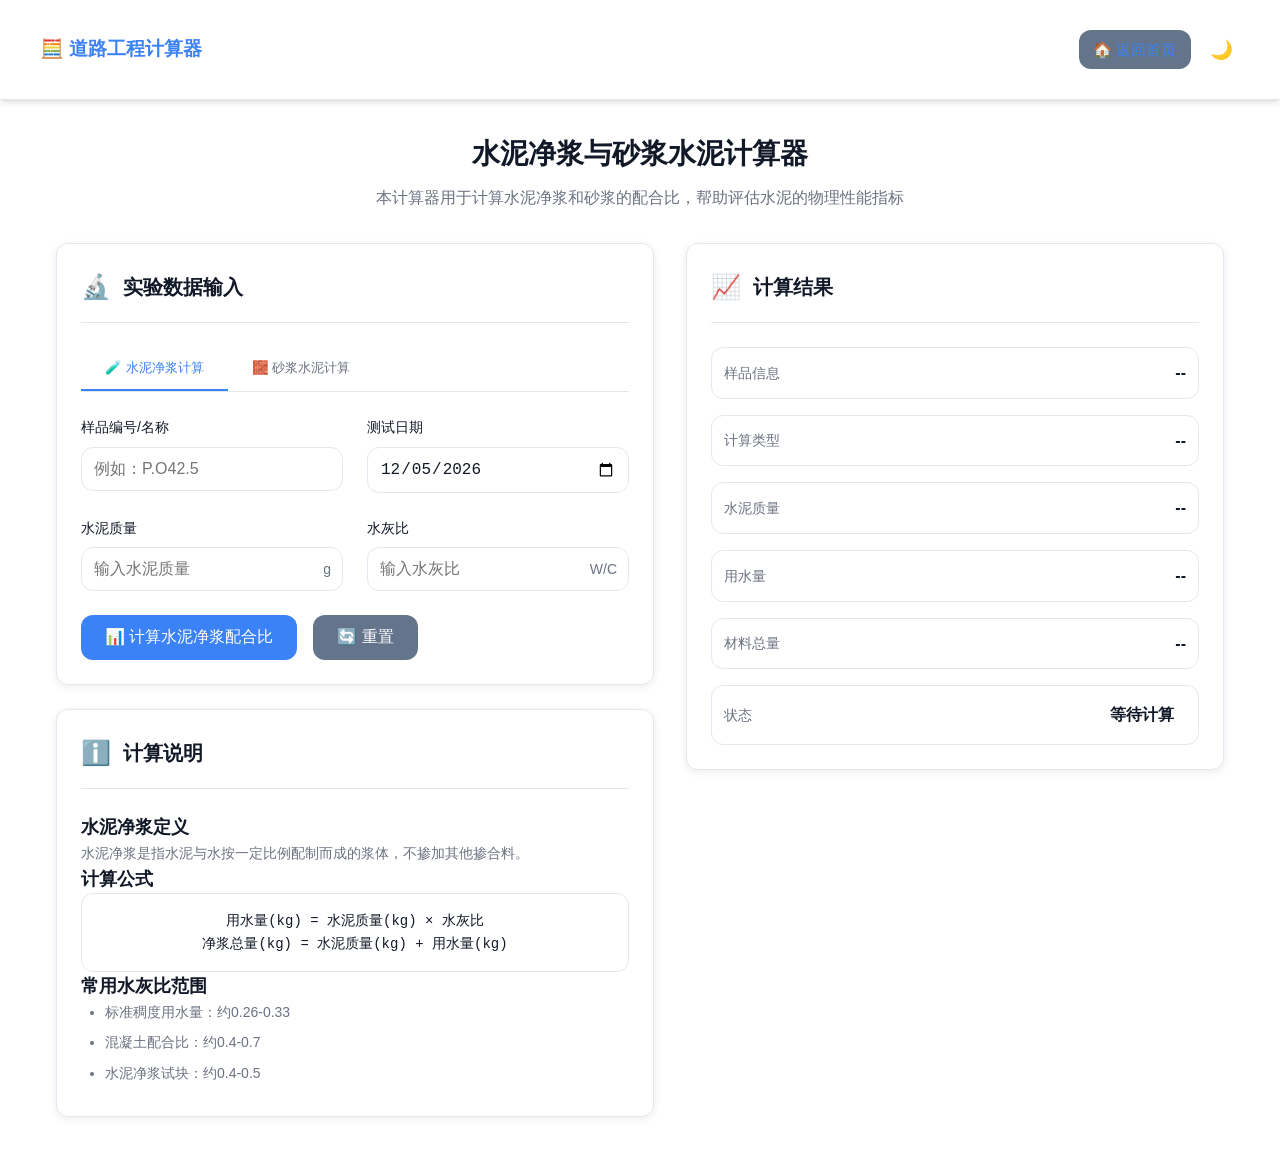
<file: daoqiaojisuan/cement_paste_mortar_calculator.html>
<!DOCTYPE html>
<html lang="zh-CN">
<head>
    <meta charset="UTF-8">
    <meta name="viewport" content="width=device-width, initial-scale=1.0">
    <title>水泥净浆与砂浆水泥计算器</title>
    <style>
        :root {
            --primary-color: #3b82f6;
            --primary-hover: #2563eb;
            --secondary-color: #6b7280;
            --secondary-hover: #4b5563;
            --background-color: #ffffff;
            --card-background: #f9fafb;
            --text-primary: #111827;
            --text-secondary: #6b7280;
            --border-color: #e5e7eb;
            --error-color: #ef4444;
            --success-color: #10b981;
            --shadow-sm: 0 1px 2px rgba(0, 0, 0, 0.05);
            --shadow: 0 1px 3px rgba(0, 0, 0, 0.1), 0 1px 2px rgba(0, 0, 0, 0.06);
            --shadow-md: 0 4px 6px -1px rgba(0, 0, 0, 0.1), 0 2px 4px -1px rgba(0, 0, 0, 0.06);
            --border-radius: 0.5rem;
            --transition: all 0.2s ease-in-out;
        }

        .dark-mode {
            --primary-color: #60a5fa;
            --primary-hover: #3b82f6;
            --secondary-color: #9ca3af;
            --secondary-hover: #d1d5db;
            --background-color: #111827;
            --card-background: #1f2937;
            --text-primary: #f9fafb;
            --text-secondary: #d1d5db;
            --border-color: #374151;
            --error-color: #f87171;
            --success-color: #34d399;
            --shadow-sm: 0 1px 2px rgba(0, 0, 0, 0.2);
            --shadow: 0 1px 3px rgba(0, 0, 0, 0.3), 0 1px 2px rgba(0, 0, 0, 0.2);
            --shadow-md: 0 4px 6px -1px rgba(0, 0, 0, 0.3), 0 2px 4px -1px rgba(0, 0, 0, 0.2);
        }

        * {
            margin: 0;
            padding: 0;
            box-sizing: border-box;
        }

        body {
            font-family: -apple-system, BlinkMacSystemFont, 'Segoe UI', 'Roboto', 'Oxygen',
                'Ubuntu', 'Cantarell', 'Fira Sans', 'Droid Sans', 'Helvetica Neue', sans-serif;
            background-color: var(--background-color);
            color: var(--text-primary);
            line-height: 1.6;
            transition: var(--transition);
        }

        .container {
            max-width: 1200px;
            margin: 0 auto;
            padding: 0 1rem;
        }

        .navbar {
            background-color: var(--background-color);
            box-shadow: var(--shadow);
            position: sticky;
            top: 0;
            z-index: 100;
            transition: var(--transition);
        }

        .navbar-content {
            display: flex;
            justify-content: space-between;
            align-items: center;
            padding: 1rem 0;
        }

        .navbar-brand {
            text-decoration: none;
            color: var(--primary-color);
            font-size: 1.25rem;
            font-weight: 700;
            transition: var(--transition);
        }

        .navbar-brand:hover {
            color: var(--primary-hover);
        }

        .navbar-actions {
            display: flex;
            align-items: center;
            gap: 0.75rem;
        }

        .btn-home {
            background-color: var(--secondary-color);
            color: white;
            border: none;
            padding: 0.5rem 1rem;
            border-radius: var(--border-radius);
            cursor: pointer;
            font-size: 0.875rem;
            transition: var(--transition);
            text-decoration: none;
        }

        .btn-home:hover {
            background-color: var(--secondary-hover);
        }

        .btn-theme {
            background: none;
            border: none;
            font-size: 1.25rem;
            cursor: pointer;
            padding: 0.5rem;
            border-radius: var(--border-radius);
            transition: var(--transition);
        }

        .btn-theme:hover {
            background-color: var(--card-background);
        }

        .main-content {
            padding: 2rem 0;
        }

        .page-title {
            text-align: center;
            margin-bottom: 2rem;
        }

        .page-title h1 {
            color: var(--text-primary);
            font-size: 1.75rem;
            margin-bottom: 0.5rem;
        }

        .page-title p {
            color: var(--text-secondary);
            font-size: 1rem;
        }

        .content-wrapper {
            display: grid;
            grid-template-columns: 1fr 1fr;
            gap: 2rem;
        }

        .card {
            background-color: var(--card-background);
            border-radius: var(--border-radius);
            box-shadow: var(--shadow);
            padding: 1.5rem;
            margin-bottom: 1.5rem;
            transition: var(--transition);
        }

        .card-header {
            display: flex;
            align-items: center;
            gap: 0.75rem;
            margin-bottom: 1.5rem;
            padding-bottom: 1rem;
            border-bottom: 1px solid var(--border-color);
        }

        .card-header span {
            font-size: 1.5rem;
        }

        .card-title {
            color: var(--text-primary);
            font-size: 1.25rem;
            font-weight: 600;
        }

        .form-grid {
            display: grid;
            grid-template-columns: 1fr 1fr;
            gap: 1.5rem;
            margin-bottom: 1.5rem;
        }

        .form-group {
            display: flex;
            flex-direction: column;
            gap: 0.5rem;
        }

        .form-label {
            color: var(--text-primary);
            font-size: 0.875rem;
            font-weight: 500;
        }

        .form-input {
            background-color: var(--background-color);
            border: 1px solid var(--border-color);
            border-radius: var(--border-radius);
            padding: 0.75rem;
            font-size: 1rem;
            color: var(--text-primary);
            transition: var(--transition);
        }

        .form-input:focus {
            outline: none;
            border-color: var(--primary-color);
            box-shadow: 0 0 0 3px rgba(59, 130, 246, 0.1);
        }

        .input-with-unit {
            position: relative;
            display: flex;
            align-items: center;
        }

        .input-unit {
            position: absolute;
            right: 0.75rem;
            color: var(--text-secondary);
            font-size: 0.875rem;
            pointer-events: none;
        }

        .input-with-unit .form-input {
            padding-right: 3rem;
        }

        .error-message {
            color: var(--error-color);
            font-size: 0.75rem;
            display: none;
            margin-top: 0.25rem;
        }

        .btn-group {
            display: flex;
            gap: 1rem;
            margin-top: 1.5rem;
        }

        .btn {
            padding: 0.75rem 1.5rem;
            border-radius: var(--border-radius);
            border: none;
            font-size: 1rem;
            font-weight: 500;
            cursor: pointer;
            transition: var(--transition);
        }

        .btn-primary {
            background-color: var(--primary-color);
            color: white;
        }

        .btn-primary:hover {
            background-color: var(--primary-hover);
        }

        .btn-secondary {
            background-color: var(--secondary-color);
            color: white;
        }

        .btn-secondary:hover {
            background-color: var(--secondary-hover);
        }

        .calculator-tabs {
            display: flex;
            margin-bottom: 1.5rem;
            border-bottom: 1px solid var(--border-color);
        }

        .tab-button {
            padding: 0.75rem 1.5rem;
            background: none;
            border: none;
            cursor: pointer;
            color: var(--text-secondary);
            font-weight: 500;
            border-bottom: 2px solid transparent;
            transition: var(--transition);
        }

        .tab-button.active {
            color: var(--primary-color);
            border-bottom-color: var(--primary-color);
        }

        .tab-button:hover:not(.active) {
            color: var(--text-primary);
        }

        .tab-content {
            display: none;
        }

        .tab-content.active {
            display: block;
        }

        #result-container {
            display: flex;
            flex-direction: column;
            gap: 1rem;
        }

        .result-item {
            display: flex;
            justify-content: space-between;
            align-items: center;
            padding: 0.75rem;
            background-color: var(--background-color);
            border-radius: var(--border-radius);
            border: 1px solid var(--border-color);
        }

        .result-label {
            color: var(--text-secondary);
            font-size: 0.875rem;
        }

        .result-value {
            color: var(--text-primary);
            font-size: 1rem;
            font-weight: 600;
        }

        .result-status {
            color: var(--text-primary);
            font-size: 1rem;
            font-weight: 600;
            padding: 0.25rem 0.75rem;
            border-radius: 9999px;
        }

        .explanation-content {
            display: flex;
            flex-direction: column;
            gap: 1rem;
        }

        .explanation-content h4 {
            color: var(--text-primary);
            font-size: 1.125rem;
            font-weight: 600;
        }

        .explanation-content p {
            color: var(--text-secondary);
            font-size: 0.875rem;
        }

        .explanation-content ul, .explanation-content ol {
            color: var(--text-secondary);
            font-size: 0.875rem;
            padding-left: 1.5rem;
        }

        .explanation-content li {
            margin-bottom: 0.5rem;
        }

        .formula {
            background-color: var(--background-color);
            padding: 1rem;
            border-radius: var(--border-radius);
            border: 1px solid var(--border-color);
            font-family: 'Courier New', monospace;
            font-size: 0.875rem;
            text-align: center;
        }

        @media (max-width: 1024px) {
            .content-wrapper {
                grid-template-columns: 1fr;
            }
        }

        @media (max-width: 640px) {
            .form-grid {
                grid-template-columns: 1fr;
                gap: 1rem;
            }

            .btn-group {
                flex-direction: column;
            }

            .navbar-content {
                flex-direction: column;
                gap: 1rem;
                padding: 1rem 0;
            }

            .page-title h1 {
                font-size: 1.5rem;
            }

            .tab-button {
                padding: 0.75rem 1rem;
                font-size: 0.875rem;
            }
        }
    </style>
    <!-- 统一样式 -->
    <link rel="stylesheet" href="common.css">
</head>
<body>
    <!-- 导航栏 -->
    <nav class="navbar">
        <div class="container navbar-content">
            <a href="index.html" class="navbar-brand">🧮 道路工程计算器</a>
            <div class="navbar-actions">
                <a href="index.html" class="btn-home">🏠 返回首页</a>
                <button id="theme-toggle" class="btn-theme" title="切换主题">🌙</button>
            </div>
        </div>
    </nav>

    <!-- 主要内容 -->
    <main class="main-content">
        <div class="container">
            <!-- 页面标题 -->
            <div class="page-title">
                <h1>水泥净浆与砂浆水泥计算器</h1>
                <p>本计算器用于计算水泥净浆和砂浆的配合比，帮助评估水泥的物理性能指标</p>
            </div>

            <!-- 内容区域 -->
            <div class="content-wrapper">
                <!-- 计算器表单区域 -->
                <div>
                    <div class="card">
                        <div class="card-header">
                            <span>🔬</span>
                            <h2 class="card-title">实验数据输入</h2>
                        </div>

                        <!-- 计算类型选择标签页 -->
                        <div class="calculator-tabs">
                            <button id="paste-tab" class="tab-button active" onclick="switchTab('paste')">
                                🧪 水泥净浆计算
                            </button>
                            <button id="mortar-tab" class="tab-button" onclick="switchTab('mortar')">
                                🧱 砂浆水泥计算
                            </button>
                        </div>

                        <!-- 水泥净浆计算表单 -->
                        <div id="paste-content" class="tab-content active">
                            <form id="paste-calculator-form">
                                <div class="form-grid">
                                    <div class="form-group">
                                        <label for="paste-sample-name" class="form-label">样品编号/名称</label>
                                        <input type="text" id="paste-sample-name" class="form-input" placeholder="例如：P.O42.5">
                                    </div>
                                    
                                    <div class="form-group">
                                        <label for="paste-test-date" class="form-label">测试日期</label>
                                        <input type="date" id="paste-test-date" class="form-input">
                                    </div>
                                </div>
                                
                                <div class="form-grid">
                                    <div class="form-group">
                                        <label for="paste-cement-mass" class="form-label">水泥质量</label>
                                        <div class="input-with-unit">
                                            <input type="number" id="paste-cement-mass" class="form-input" placeholder="输入水泥质量" min="0" step="0.01" required>
                                            <span class="input-unit">g</span>
                                        </div>
                                        <p id="paste-cement-mass-error" class="error-message">请输入有效的质量值</p>
                                    </div>
                                    
                                    <div class="form-group">
                                        <label for="paste-water-ratio" class="form-label">水灰比</label>
                                        <div class="input-with-unit">
                                            <input type="number" id="paste-water-ratio" class="form-input" placeholder="输入水灰比" min="0" step="0.01" required>
                                            <span class="input-unit">W/C</span>
                                        </div>
                                        <p id="paste-water-ratio-error" class="error-message">请输入有效的水灰比值</p>
                                    </div>
                                </div>
                                
                                <div class="btn-group">
                                    <button type="submit" class="btn btn-primary">
                                        📊 计算水泥净浆配合比
                                    </button>
                                    <button type="reset" class="btn btn-secondary">
                                        🔄 重置
                                    </button>
                                </div>
                            </form>
                        </div>

                        <!-- 砂浆水泥计算表单 -->
                        <div id="mortar-content" class="tab-content">
                            <form id="mortar-calculator-form">
                                <div class="form-grid">
                                    <div class="form-group">
                                        <label for="mortar-sample-name" class="form-label">样品编号/名称</label>
                                        <input type="text" id="mortar-sample-name" class="form-input" placeholder="例如：M15">
                                    </div>
                                    
                                    <div class="form-group">
                                        <label for="mortar-test-date" class="form-label">测试日期</label>
                                        <input type="date" id="mortar-test-date" class="form-input">
                                    </div>
                                </div>
                                
                                <div class="form-grid">
                                    <div class="form-group">
                                        <label for="mortar-cement-mass" class="form-label">水泥质量</label>
                                        <div class="input-with-unit">
                                            <input type="number" id="mortar-cement-mass" class="form-input" placeholder="输入水泥质量" min="0" step="0.01" required>
                                            <span class="input-unit">g</span>
                                        </div>
                                        <p id="mortar-cement-mass-error" class="error-message">请输入有效的质量值</p>
                                    </div>
                                    
                                    <div class="form-group">
                                        <label for="mortar-sand-ratio" class="form-label">灰砂比</label>
                                        <div class="input-with-unit">
                                            <input type="number" id="mortar-sand-ratio" class="form-input" placeholder="输入灰砂比" min="0" step="0.01" required>
                                            <span class="input-unit">C/S</span>
                                        </div>
                                        <p id="mortar-sand-ratio-error" class="error-message">请输入有效的灰砂比值</p>
                                    </div>
                                </div>
                                
                                <div class="form-group">
                                    <label for="mortar-water-ratio" class="form-label">水灰比</label>
                                    <div class="input-with-unit">
                                        <input type="number" id="mortar-water-ratio" class="form-input" placeholder="输入水灰比" min="0" step="0.01" required>
                                        <span class="input-unit">W/C</span>
                                    </div>
                                    <p id="mortar-water-ratio-error" class="error-message">请输入有效的水灰比值</p>
                                </div>
                                
                                <div class="btn-group">
                                    <button type="submit" class="btn btn-primary">
                                        📊 计算砂浆配合比
                                    </button>
                                    <button type="reset" class="btn btn-secondary">
                                        🔄 重置
                                    </button>
                                </div>
                            </form>
                        </div>
                    </div>

                    <!-- 说明卡片 -->
                    <div class="card">
                        <div class="card-header">
                            <span>ℹ️</span>
                            <h2 class="card-title">计算说明</h2>
                        </div>
                        <div class="explanation-content">
                            <div id="paste-explanation">
                                <h4>水泥净浆定义</h4>
                                <p>水泥净浆是指水泥与水按一定比例配制而成的浆体，不掺加其他掺合料。</p>
                                
                                <h4>计算公式</h4>
                                <div class="formula">
                                    用水量(kg) = 水泥质量(kg) × 水灰比<br>
                                    净浆总量(kg) = 水泥质量(kg) + 用水量(kg)
                                </div>
                                
                                <h4>常用水灰比范围</h4>
                                <ul>
                                    <li>标准稠度用水量：约0.26-0.33</li>
                                    <li>混凝土配合比：约0.4-0.7</li>
                                    <li>水泥净浆试块：约0.4-0.5</li>
                                </ul>
                            </div>

                            <div id="mortar-explanation" style="display: none;">
                                <h4>砂浆定义</h4>
                                <p>砂浆是由水泥、细骨料（砂）和水按一定比例配制而成的建筑材料。</p>
                                
                                <h4>计算公式</h4>
                                <div class="formula">
                                    砂质量(kg) = 水泥质量(kg) ÷ 灰砂比<br>
                                    用水量(kg) = 水泥质量(kg) × 水灰比<br>
                                    砂浆总量(kg) = 水泥质量(kg) + 砂质量(kg) + 用水量(kg)
                                </div>
                                
                                <h4>常用配合比参考</h4>
                                <ul>
                                    <li>M5砂浆：灰砂比约1:5-1:6</li>
                                    <li>M7.5砂浆：灰砂比约1:4-1:5</li>
                                    <li>M10砂浆：灰砂比约1:3-1:4</li>
                                    <li>M15砂浆：灰砂比约1:2-1:3</li>
                                    <li>水灰比通常在0.4-0.5之间</li>
                                </ul>
                            </div>
                        </div>
                    </div>
                </div>
                
                <!-- 结果显示区域 -->
                <div>
                    <div class="card">
                        <div class="card-header">
                            <span>📈</span>
                            <h2 class="card-title">计算结果</h2>
                        </div>
                        
                        <div id="result-container">
                            <div class="result-item">
                                <span class="result-label">样品信息</span>
                                <span id="result-sample" class="result-value">--</span>
                            </div>
                            <div class="result-item">
                                <span class="result-label">计算类型</span>
                                <span id="result-type" class="result-value">--</span>
                            </div>
                            <div class="result-item">
                                <span class="result-label">水泥质量</span>
                                <span id="result-cement-mass" class="result-value">--</span>
                            </div>
                            <div id="result-sand-container" class="result-item" style="display: none;">
                                <span class="result-label">砂质量</span>
                                <span id="result-sand-mass" class="result-value">--</span>
                            </div>
                            <div class="result-item">
                                <span class="result-label">用水量</span>
                                <span id="result-water-mass" class="result-value">--</span>
                            </div>
                            <div class="result-item">
                                <span class="result-label">材料总量</span>
                                <span id="result-total-mass" class="result-value">--</span>
                            </div>
                            <div id="result-paste-ratio-container" class="result-item" style="display: none;">
                                <span class="result-label">水灰比</span>
                                <span id="result-paste-ratio" class="result-value">--</span>
                            </div>
                            <div id="result-mortar-ratios-container" class="result-item" style="display: none;">
                                <span class="result-label">灰砂比/水灰比</span>
                                <span id="result-mortar-ratios" class="result-value">--</span>
                            </div>
                            <div class="result-item">
                                <span class="result-label">状态</span>
                                <span id="result-status" class="result-status">等待计算</span>
                            </div>
                        </div>
                    </div>
                </div>
            </div>
        </div>
    </main>

    <script>
        // 设置默认日期为今天
        document.addEventListener('DOMContentLoaded', function() {
            const today = new Date().toISOString().split('T')[0];
            document.getElementById('paste-test-date').value = today;
            document.getElementById('mortar-test-date').value = today;
            
            // 初始化主题
            if (localStorage.getItem('theme') === 'dark' || 
                (!localStorage.getItem('theme') && 
                 window.matchMedia('(prefers-color-scheme: dark)').matches)) {
                document.body.classList.add('dark-mode');
                document.getElementById('theme-toggle').innerHTML = '☀️';
            }
        });

        // 主题切换功能
        document.getElementById('theme-toggle').addEventListener('click', function() {
            document.body.classList.toggle('dark-mode');
            const isDarkMode = document.body.classList.contains('dark-mode');
            localStorage.setItem('theme', isDarkMode ? 'dark' : 'light');
            this.innerHTML = isDarkMode ? '☀️' : '🌙';
        });

        // 切换标签页
        function switchTab(tabName) {
            // 隐藏所有内容
            document.getElementById('paste-content').classList.remove('active');
            document.getElementById('mortar-content').classList.remove('active');
            document.getElementById('paste-explanation').style.display = 'none';
            document.getElementById('mortar-explanation').style.display = 'none';
            
            // 移除所有标签按钮的active状态
            document.getElementById('paste-tab').classList.remove('active');
            document.getElementById('mortar-tab').classList.remove('active');
            
            // 显示选中的内容和标签
            if (tabName === 'paste') {
                document.getElementById('paste-content').classList.add('active');
                document.getElementById('paste-tab').classList.add('active');
                document.getElementById('paste-explanation').style.display = 'block';
            } else if (tabName === 'mortar') {
                document.getElementById('mortar-content').classList.add('active');
                document.getElementById('mortar-tab').classList.add('active');
                document.getElementById('mortar-explanation').style.display = 'block';
            }
            
            // 重置结果显示
            resetResults();
        }

        // 重置结果显示
        function resetResults() {
            updateResult('--', '--', '--', '--', '--', '--', '--', '--', '等待计算');
            hideAllErrors();
        }

        // 水泥净浆表单提交事件处理
        document.getElementById('paste-calculator-form').addEventListener('submit', function(e) {
            e.preventDefault();
            calculatePaste();
        });

        // 砂浆表单提交事件处理
        document.getElementById('mortar-calculator-form').addEventListener('submit', function(e) {
            e.preventDefault();
            calculateMortar();
        });

        // 重置按钮事件处理
        document.getElementById('paste-calculator-form').addEventListener('reset', function() {
            setTimeout(function() {
                resetResults();
            }, 0);
        });

        document.getElementById('mortar-calculator-form').addEventListener('reset', function() {
            setTimeout(function() {
                resetResults();
            }, 0);
        });

        // 计算水泥净浆
        function calculatePaste() {
            // 获取输入值
            const sampleName = document.getElementById('paste-sample-name').value || '未命名';
            const cementMass = parseFloat(document.getElementById('paste-cement-mass').value);
            const waterRatio = parseFloat(document.getElementById('paste-water-ratio').value);
            
            // 验证输入
            let isValid = true;
            hideAllErrors();
            
            if (isNaN(cementMass) || cementMass <= 0) {
                showError('paste-cement-mass-error', '请输入有效的水泥质量值');
                isValid = false;
            }
            
            if (isNaN(waterRatio) || waterRatio <= 0) {
                showError('paste-water-ratio-error', '请输入有效的水灰比值');
                isValid = false;
            }
            
            if (waterRatio > 2) {
                showError('paste-water-ratio-error', '水灰比通常不应大于2');
                isValid = false;
            }
            
            if (!isValid) return;
            
            // 计算用水量和总量
            const waterMass = cementMass * waterRatio;
            const totalMass = cementMass + waterMass;
            
            // 格式化结果
            const formattedCementMass = cementMass.toFixed(2) + 'g';
            const formattedWaterMass = waterMass.toFixed(2) + 'g';
            const formattedTotalMass = totalMass.toFixed(2) + 'g';
            const formattedWaterRatio = waterRatio.toFixed(2);
            
            // 更新结果显示
            updateResult(
                sampleName, 
                '水泥净浆',
                formattedCementMass, 
                '', // 砂质量为空
                formattedWaterMass, 
                formattedTotalMass, 
                formattedWaterRatio, 
                '', // 砂浆比为空
                '计算完成'
            );
            
            // 显示/隐藏相关结果项
            document.getElementById('result-sand-container').style.display = 'none';
            document.getElementById('result-paste-ratio-container').style.display = 'flex';
            document.getElementById('result-mortar-ratios-container').style.display = 'none';
        }

        // 计算砂浆配合比
        function calculateMortar() {
            // 获取输入值
            const sampleName = document.getElementById('mortar-sample-name').value || '未命名';
            const cementMass = parseFloat(document.getElementById('mortar-cement-mass').value);
            const sandRatio = parseFloat(document.getElementById('mortar-sand-ratio').value);
            const waterRatio = parseFloat(document.getElementById('mortar-water-ratio').value);
            
            // 验证输入
            let isValid = true;
            hideAllErrors();
            
            if (isNaN(cementMass) || cementMass <= 0) {
                showError('mortar-cement-mass-error', '请输入有效的水泥质量值');
                isValid = false;
            }
            
            if (isNaN(sandRatio) || sandRatio <= 0) {
                showError('mortar-sand-ratio-error', '请输入有效的灰砂比值');
                isValid = false;
            }
            
            if (isNaN(waterRatio) || waterRatio <= 0) {
                showError('mortar-water-ratio-error', '请输入有效的水灰比值');
                isValid = false;
            }
            
            if (sandRatio > 1) {
                showError('mortar-sand-ratio-error', '灰砂比通常小于1（水泥:砂）');
                isValid = false;
            }
            
            if (waterRatio > 2) {
                showError('mortar-water-ratio-error', '水灰比通常不应大于2');
                isValid = false;
            }
            
            if (!isValid) return;
            
            // 计算砂质量、用水量和总量
            const sandMass = cementMass / sandRatio;
            const waterMass = cementMass * waterRatio;
            const totalMass = cementMass + sandMass + waterMass;
            
            // 格式化结果
            const formattedCementMass = cementMass.toFixed(2) + 'g';
            const formattedSandMass = sandMass.toFixed(2) + 'g';
            const formattedWaterMass = waterMass.toFixed(2) + 'g';
            const formattedTotalMass = totalMass.toFixed(2) + 'g';
            const formattedRatios = sandRatio.toFixed(2) + '/' + waterRatio.toFixed(2);
            
            // 更新结果显示
            updateResult(
                sampleName, 
                '砂浆水泥',
                formattedCementMass, 
                formattedSandMass, 
                formattedWaterMass, 
                formattedTotalMass, 
                '', // 水泥净浆比为空
                formattedRatios, 
                '计算完成'
            );
            
            // 显示/隐藏相关结果项
            document.getElementById('result-sand-container').style.display = 'flex';
            document.getElementById('result-paste-ratio-container').style.display = 'none';
            document.getElementById('result-mortar-ratios-container').style.display = 'flex';
        }

        // 更新结果显示
        function updateResult(sample, type, cementMass, sandMass, waterMass, totalMass, pasteRatio, mortarRatios, status) {
            document.getElementById('result-sample').textContent = sample;
            document.getElementById('result-type').textContent = type;
            document.getElementById('result-cement-mass').textContent = cementMass;
            document.getElementById('result-sand-mass').textContent = sandMass;
            document.getElementById('result-water-mass').textContent = waterMass;
            document.getElementById('result-total-mass').textContent = totalMass;
            document.getElementById('result-paste-ratio').textContent = pasteRatio;
            document.getElementById('result-mortar-ratios').textContent = mortarRatios;
            document.getElementById('result-status').textContent = status;
        }

        // 显示错误信息
        function showError(elementId, message) {
            const errorElement = document.getElementById(elementId);
            errorElement.textContent = message;
            errorElement.style.display = 'block';
        }

        // 隐藏所有错误信息
        function hideAllErrors() {
            const errorElements = document.querySelectorAll('.error-message');
            errorElements.forEach(element => {
                element.style.display = 'none';
            });
        }
    </script>
</body>
</html>
</file>
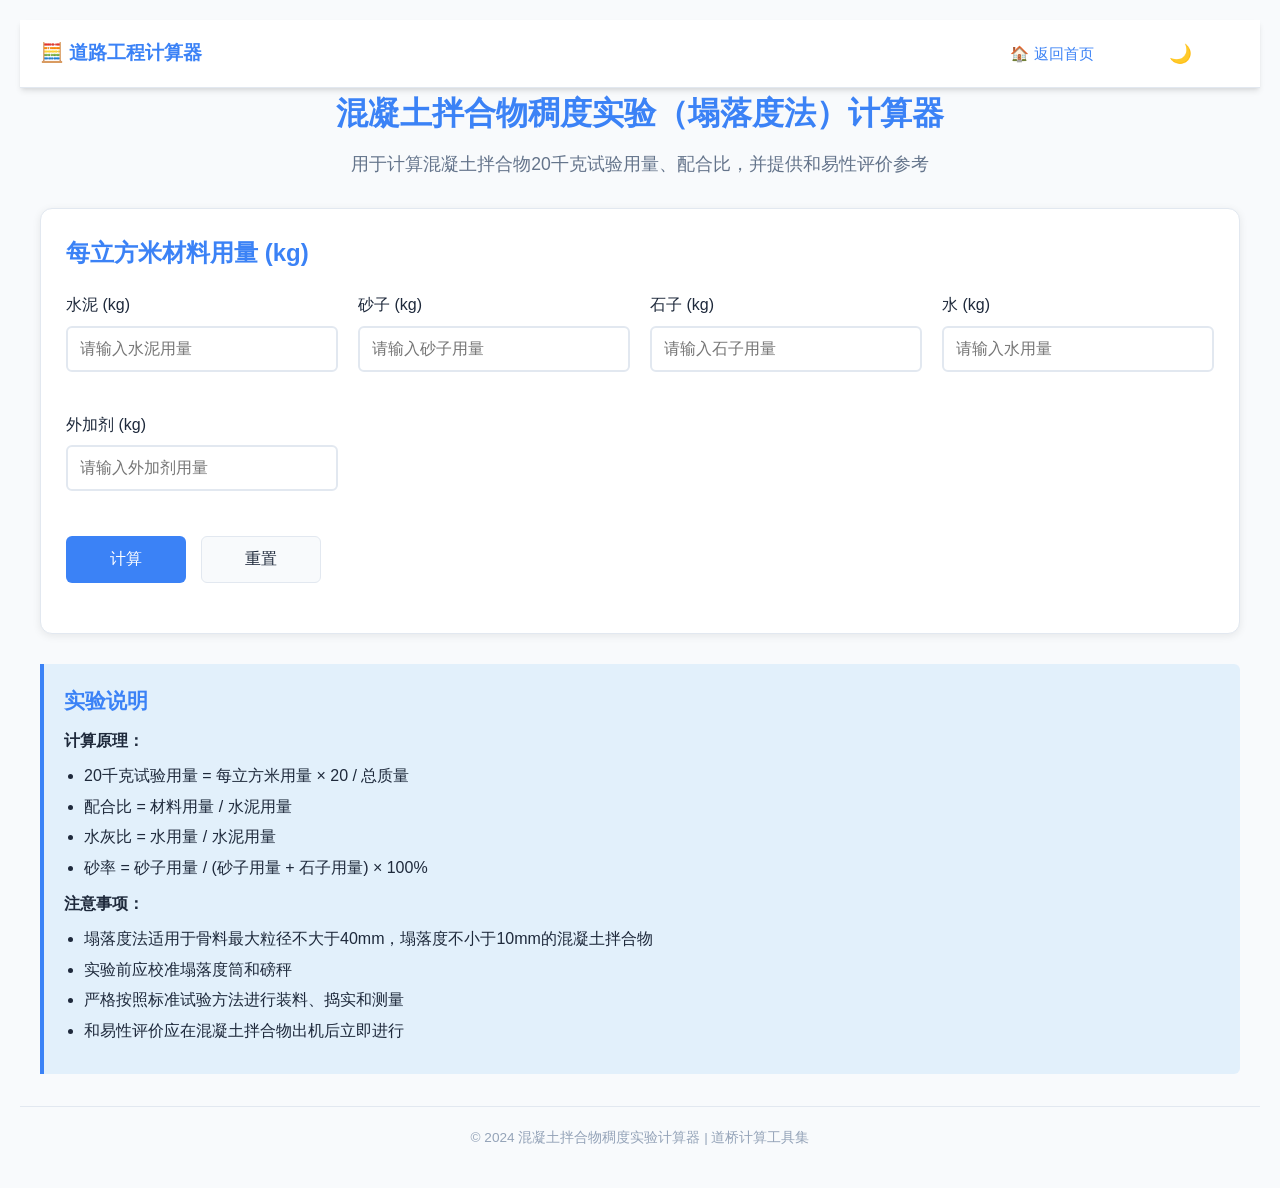
<file: daoqiaojisuan/concrete_slump_calculator.html>
<!DOCTYPE html>
<html lang="zh-CN">
<head>
    <meta charset="UTF-8">
    <meta name="viewport" content="width=device-width, initial-scale=1.0">
    <title>混凝土拌合物稠度实验（塌落度法）计算器</title>
    <style>
        :root {
            --primary-color: #2196F3;
            --primary-dark: #1976D2;
            --primary-light: #64B5F6;
            --accent-color: #FF5722;
            --error-color: #F44336;
            --success-color: #4CAF50;
            --warning-color: #FF9800;
            --text-color: #333;
            --light-text: #666;
            --lighter-text: #999;
            --light-bg: #f5f5f5;
            --card-bg: #fff;
            --border-color: #ddd;
            --shadow: 0 2px 8px rgba(0,0,0,0.1);
            --transition: all 0.3s ease;
        }

        .dark-mode {
            --primary-color: #42A5F5;
            --primary-dark: #1E88E5;
            --primary-light: #90CAF9;
            --accent-color: #FF7043;
            --error-color: #EF5350;
            --success-color: #66BB6A;
            --warning-color: #FFA726;
            --text-color: #eee;
            --light-text: #bbb;
            --lighter-text: #999;
            --light-bg: #1a1a1a;
            --card-bg: #2d2d2d;
            --border-color: #444;
            --shadow: 0 2px 8px rgba(0,0,0,0.3);
        }

        * {
            margin: 0;
            padding: 0;
            box-sizing: border-box;
        }

        body {
            font-family: -apple-system, BlinkMacSystemFont, 'Segoe UI', 'Microsoft YaHei', sans-serif;
            background-color: var(--light-bg);
            color: var(--text-color);
            line-height: 1.6;
            padding: 20px;
            transition: var(--transition);
        }

        .container {
            max-width: 1200px;
            margin: 0 auto;
        }

        header {
            text-align: center;
            margin-bottom: 30px;
        }

        h1 {
            color: var(--primary-color);
            font-size: 2rem;
            margin-bottom: 10px;
            font-weight: 600;
        }

        .description {
            color: var(--light-text);
            font-size: 1.1rem;
            max-width: 800px;
            margin: 0 auto;
        }

        .card {
            background-color: var(--card-bg);
            border-radius: 8px;
            box-shadow: var(--shadow);
            padding: 25px;
            margin-bottom: 30px;
            transition: var(--transition);
        }

        .form-grid {
            display: grid;
            grid-template-columns: repeat(auto-fit, minmax(250px, 1fr));
            gap: 20px;
            margin-bottom: 25px;
        }

        .form-group {
            margin-bottom: 20px;
        }

        label {
            display: block;
            margin-bottom: 8px;
            font-weight: 500;
            color: var(--text-color);
        }

        input[type="number"] {
            width: 100%;
            padding: 12px;
            border: 2px solid var(--border-color);
            border-radius: 6px;
            font-size: 1rem;
            background-color: var(--card-bg);
            color: var(--text-color);
            transition: var(--transition);
        }

        input[type="number"]:focus {
            outline: none;
            border-color: var(--primary-color);
            box-shadow: 0 0 0 3px rgba(33, 150, 243, 0.1);
        }

        .button-group {
            display: flex;
            gap: 15px;
            flex-wrap: wrap;
            margin-bottom: 25px;
        }

        button {
            padding: 12px 24px;
            border: none;
            border-radius: 6px;
            font-size: 1rem;
            font-weight: 500;
            cursor: pointer;
            transition: var(--transition);
            min-width: 120px;
        }

        .calculate-btn {
            background-color: var(--primary-color);
            color: white;
        }

        .calculate-btn:hover {
            background-color: var(--primary-dark);
            transform: translateY(-2px);
        }

        .reset-btn {
            background-color: var(--light-bg);
            color: var(--text-color);
            border: 1px solid var(--border-color);
        }

        .reset-btn:hover {
            background-color: var(--lighter-text);
            color: var(--card-bg);
        }

        .results-section {
            margin-top: 30px;
        }

        .results-grid {
            display: grid;
            grid-template-columns: repeat(auto-fit, minmax(280px, 1fr));
            gap: 20px;
        }

        .result-item {
            background-color: var(--light-bg);
            padding: 20px;
            border-radius: 6px;
            border-left: 4px solid var(--primary-color);
        }

        .result-label {
            color: var(--light-text);
            font-size: 0.9rem;
            margin-bottom: 8px;
        }

        .result-value {
            font-size: 1.8rem;
            font-weight: bold;
            color: var(--primary-color);
        }

        .result-unit {
            font-size: 1rem;
            color: var(--light-text);
            margin-left: 5px;
        }

        .result-table {
            width: 100%;
            border-collapse: collapse;
            margin: 20px 0;
        }

        .result-table th,
        .result-table td {
            padding: 12px;
            text-align: left;
            border-bottom: 1px solid var(--border-color);
        }

        .result-table th {
            background-color: var(--light-bg);
            font-weight: 600;
            color: var(--primary-color);
        }

        .result-table tr:hover {
            background-color: var(--light-bg);
        }

        .evaluation-section {
            background-color: var(--light-bg);
            padding: 20px;
            border-radius: 6px;
            margin-top: 20px;
        }

        .evaluation-item {
            margin-bottom: 15px;
            padding-bottom: 15px;
            border-bottom: 1px solid var(--border-color);
        }

        .evaluation-item:last-child {
            border-bottom: none;
            margin-bottom: 0;
            padding-bottom: 0;
        }

        .evaluation-title {
            font-weight: 600;
            color: var(--primary-color);
            margin-bottom: 5px;
        }

        .evaluation-content {
            color: var(--text-color);
            line-height: 1.5;
        }

        .info-section {
            background-color: rgba(33, 150, 243, 0.1);
            border-left: 4px solid var(--primary-color);
            padding: 20px;
            border-radius: 0 6px 6px 0;
            margin-top: 30px;
        }

        .info-section h3 {
            color: var(--primary-color);
            margin-bottom: 10px;
            font-size: 1.3rem;
        }

        .info-section p {
            margin-bottom: 10px;
            color: var(--text-color);
        }

        .info-section ul {
            padding-left: 20px;
            margin-bottom: 10px;
        }

        .info-section li {
            margin-bottom: 5px;
            color: var(--text-color);
        }

        footer {
            text-align: center;
            margin-top: 50px;
            padding: 20px;
            color: var(--lighter-text);
            font-size: 0.9rem;
        }

        .theme-toggle {
            position: fixed;
            top: 20px;
            right: 20px;
            background-color: var(--card-bg);
            border: 1px solid var(--border-color);
            border-radius: 50%;
            width: 50px;
            height: 50px;
            display: flex;
            align-items: center;
            justify-content: center;
            cursor: pointer;
            box-shadow: var(--shadow);
            transition: var(--transition);
            z-index: 1000;
        }

        .theme-toggle:hover {
            transform: scale(1.1);
        }

        @media (max-width: 768px) {
            body {
                padding: 15px;
            }

            h1 {
                font-size: 1.6rem;
            }

            .description {
                font-size: 1rem;
            }

            .card {
                padding: 20px;
            }

            .form-grid {
                grid-template-columns: 1fr;
            }

            .results-grid {
                grid-template-columns: 1fr;
            }

            .button-group {
                flex-direction: column;
            }

            button {
                width: 100%;
            }

            .theme-toggle {
                width: 40px;
                height: 40px;
                top: 15px;
                right: 15px;
            }

            .result-table th,
            .result-table td {
                padding: 8px;
                font-size: 0.9rem;
            }
        }
    </style>
    <!-- 统一样式 -->
    <link rel="stylesheet" href="common.css">
</head>
<body>
    <!-- 导航栏 -->
    <nav class="navbar">
        <div class="container navbar-content">
            <a href="index.html" class="navbar-brand">🧮 道路工程计算器</a>
            <div class="navbar-actions">
                <a href="index.html" class="btn-home">🏠 返回首页</a>
                <button id="theme-toggle" class="btn-theme" title="切换主题">🌙</button>
            </div>
        </div>
    </nav>

    <div class="container">
        <header>
            <h1>混凝土拌合物稠度实验（塌落度法）计算器</h1>
            <p class="description">用于计算混凝土拌合物20千克试验用量、配合比，并提供和易性评价参考</p>
        </header>

        <div class="card">
            <form id="concreteSlumpForm">
                <h2 style="margin-bottom: 20px; color: var(--primary-color);">每立方米材料用量 (kg)</h2>
                
                <div class="form-grid">
                    <div class="form-group">
                        <label for="cement">水泥 (kg)</label>
                        <input type="number" id="cement" name="cement" min="0" step="0.1" placeholder="请输入水泥用量" required>
                    </div>

                    <div class="form-group">
                        <label for="sand">砂子 (kg)</label>
                        <input type="number" id="sand" name="sand" min="0" step="0.1" placeholder="请输入砂子用量" required>
                    </div>

                    <div class="form-group">
                        <label for="stone">石子 (kg)</label>
                        <input type="number" id="stone" name="stone" min="0" step="0.1" placeholder="请输入石子用量" required>
                    </div>

                    <div class="form-group">
                        <label for="water">水 (kg)</label>
                        <input type="number" id="water" name="water" min="0" step="0.1" placeholder="请输入水用量" required>
                    </div>

                    <div class="form-group">
                        <label for="admixture">外加剂 (kg)</label>
                        <input type="number" id="admixture" name="admixture" min="0" step="0.01" placeholder="请输入外加剂用量" required>
                    </div>
                </div>

                <div class="button-group">
                    <button type="submit" class="calculate-btn">计算</button>
                    <button type="reset" class="reset-btn">重置</button>
                </div>
            </form>

            <div class="results-section" id="results" style="display: none;">
                <h2 style="margin-bottom: 20px; color: var(--primary-color);">计算结果</h2>
                
                <h3 style="margin-bottom: 15px; color: var(--primary-dark);">20千克试验材料用量</h3>
                <table class="result-table">
                    <thead>
                        <tr>
                            <th>材料</th>
                            <th>用量 (kg)</th>
                            <th>用量 (g)</th>
                        </tr>
                    </thead>
                    <tbody>
                        <tr>
                            <td>水泥</td>
                            <td id="cement20kg">0.00</td>
                            <td id="cement20g">0</td>
                        </tr>
                        <tr>
                            <td>砂子</td>
                            <td id="sand20kg">0.00</td>
                            <td id="sand20g">0</td>
                        </tr>
                        <tr>
                            <td>石子</td>
                            <td id="stone20kg">0.00</td>
                            <td id="stone20g">0</td>
                        </tr>
                        <tr>
                            <td>水</td>
                            <td id="water20kg">0.00</td>
                            <td id="water20g">0</td>
                        </tr>
                        <tr>
                            <td>外加剂</td>
                            <td id="admixture20kg">0.00</td>
                            <td id="admixture20g">0</td>
                        </tr>
                        <tr style="font-weight: bold; background-color: var(--light-bg);">
                            <td>合计</td>
                            <td id="total20kg">20.00</td>
                            <td id="total20g">20000</td>
                        </tr>
                    </tbody>
                </table>

                <h3 style="margin: 30px 0 15px; color: var(--primary-dark);">配合比（以水泥为1）</h3>
                <table class="result-table">
                    <thead>
                        <tr>
                            <th>材料</th>
                            <th>配合比</th>
                            <th>用量比例 (%)</th>
                        </tr>
                    </thead>
                    <tbody>
                        <tr>
                            <td>水泥</td>
                            <td id="cementRatio">1.00</td>
                            <td id="cementPercent">0.0</td>
                        </tr>
                        <tr>
                            <td>砂子</td>
                            <td id="sandRatio">0.00</td>
                            <td id="sandPercent">0.0</td>
                        </tr>
                        <tr>
                            <td>石子</td>
                            <td id="stoneRatio">0.00</td>
                            <td id="stonePercent">0.0</td>
                        </tr>
                        <tr>
                            <td>水</td>
                            <td id="waterRatio">0.00</td>
                            <td id="waterPercent">0.0</td>
                        </tr>
                        <tr>
                            <td>外加剂</td>
                            <td id="admixtureRatio">0.00</td>
                            <td id="admixturePercent">0.0</td>
                        </tr>
                    </tbody>
                </table>

                <h3 style="margin: 30px 0 15px; color: var(--primary-dark);">混凝土性能指标</h3>
                <div class="results-grid">
                    <div class="result-item">
                        <div class="result-label">水灰比</div>
                        <div class="result-value" id="waterCementRatio">0.00</div>
                    </div>
                    <div class="result-item">
                        <div class="result-label">砂率</div>
                        <div class="result-value" id="sandRatioValue">0.0</div>
                        <span class="result-unit">%</span>
                    </div>
                    <div class="result-item">
                        <div class="result-label">每立方米总质量</div>
                        <div class="result-value" id="totalWeight">0.0</div>
                        <span class="result-unit">kg</span>
                    </div>
                </div>

                <h3 style="margin: 30px 0 15px; color: var(--primary-dark);">和易性评价参考</h3>
                <div class="evaluation-section">
                    <div class="evaluation-item">
                        <div class="evaluation-title">塌落度评价</div>
                        <div class="evaluation-content" id="slumpEvaluation">
                            请根据实测塌落度值对照表：<br>
                            - 大流动性混凝土：≥160mm<br>
                            - 流动性混凝土：100-150mm<br>
                            - 塑性混凝土：50-90mm<br>
                            - 干硬性混凝土：10-40mm
                        </div>
                    </div>
                    <div class="evaluation-item">
                        <div class="evaluation-title">粘聚性评价</div>
                        <div class="evaluation-content">
                            <strong>良好：</strong> 混凝土拌合物在运输和浇筑过程中不发生离析，手握成团，指压有弹性凹陷。<br>
                            <strong>不良：</strong> 拌合物松散，出现石子下沉、砂浆上浮现象。
                        </div>
                    </div>
                    <div class="evaluation-item">
                        <div class="evaluation-title">保水性评价</div>
                        <div class="evaluation-content">
                            <strong>良好：</strong> 混凝土拌合物在运输和浇筑过程中不发生严重泌水，底部无明显积水。<br>
                            <strong>不良：</strong> 拌合物表面有较多泌水或底部有明显积水。
                        </div>
                    </div>
                </div>
            </div>
        </div>

        <div class="info-section">
            <h3>实验说明</h3>
            <p><strong>计算原理：</strong></p>
            <ul>
                <li>20千克试验用量 = 每立方米用量 × 20 / 总质量</li>
                <li>配合比 = 材料用量 / 水泥用量</li>
                <li>水灰比 = 水用量 / 水泥用量</li>
                <li>砂率 = 砂子用量 / (砂子用量 + 石子用量) × 100%</li>
            </ul>
            <p><strong>注意事项：</strong></p>
            <ul>
                <li>塌落度法适用于骨料最大粒径不大于40mm，塌落度不小于10mm的混凝土拌合物</li>
                <li>实验前应校准塌落度筒和磅秤</li>
                <li>严格按照标准试验方法进行装料、捣实和测量</li>
                <li>和易性评价应在混凝土拌合物出机后立即进行</li>
            </ul>
        </div>
    </div>

    <footer>
        <p>© 2024 混凝土拌合物稠度实验计算器 | 道桥计算工具集</p>
    </footer>

    <script>
        // 主题切换功能
        const themeToggle = document.getElementById('theme-toggle');
        const prefersDarkScheme = window.matchMedia('(prefers-color-scheme: dark)');
        
        // 检查本地存储中的主题偏好
        const currentTheme = localStorage.getItem('theme');
        if (currentTheme === 'dark') {
            document.body.classList.add('dark-mode');
            themeToggle.textContent = '☀️';
        } else if (currentTheme === 'light') {
            document.body.classList.remove('dark-mode');
            themeToggle.textContent = '🌙';
        } else if (prefersDarkScheme.matches) {
            document.body.classList.add('dark-mode');
            themeToggle.textContent = '☀️';
        }
        
        themeToggle.addEventListener('click', function() {
            document.body.classList.toggle('dark-mode');
            
            let theme = 'light';
            if (document.body.classList.contains('dark-mode')) {
                theme = 'dark';
                themeToggle.textContent = '☀️';
            } else {
                themeToggle.textContent = '🌙';
            }
            
            localStorage.setItem('theme', theme);
        });

        // 计算功能
        const form = document.getElementById('concreteSlumpForm');
        const resultsDiv = document.getElementById('results');

        form.addEventListener('submit', function(event) {
            event.preventDefault();
            
            try {
                // 获取输入值
                const cement = parseFloat(document.getElementById('cement').value);
                const sand = parseFloat(document.getElementById('sand').value);
                const stone = parseFloat(document.getElementById('stone').value);
                const water = parseFloat(document.getElementById('water').value);
                const admixture = parseFloat(document.getElementById('admixture').value);
                
                // 验证输入
                if (isNaN(cement) || cement <= 0 || 
                    isNaN(sand) || sand < 0 || 
                    isNaN(stone) || stone < 0 || 
                    isNaN(water) || water <= 0 || 
                    isNaN(admixture) || admixture < 0) {
                    alert('请输入有效的材料用量');
                    return;
                }
                
                // 计算总质量
                const totalWeight = cement + sand + stone + water + admixture;
                
                // 计算20千克试验用量
                const scaleFactor = 20 / totalWeight;
                const cement20kg = cement * scaleFactor;
                const sand20kg = sand * scaleFactor;
                const stone20kg = stone * scaleFactor;
                const water20kg = water * scaleFactor;
                const admixture20kg = admixture * scaleFactor;
                
                // 计算配合比（以水泥为1）
                const sandRatio = sand / cement;
                const stoneRatio = stone / cement;
                const waterRatio = water / cement;
                const admixtureRatio = admixture / cement;
                
                // 计算用量百分比
                const cementPercent = (cement / totalWeight) * 100;
                const sandPercent = (sand / totalWeight) * 100;
                const stonePercent = (stone / totalWeight) * 100;
                const waterPercent = (water / totalWeight) * 100;
                const admixturePercent = (admixture / totalWeight) * 100;
                
                // 计算水灰比和砂率
                const waterCementRatio = water / cement;
                const sandRatioValue = (sand / (sand + stone)) * 100;
                
                // 显示20千克试验用量结果
                document.getElementById('cement20kg').textContent = cement20kg.toFixed(2);
                document.getElementById('cement20g').textContent = Math.round(cement20kg * 1000);
                document.getElementById('sand20kg').textContent = sand20kg.toFixed(2);
                document.getElementById('sand20g').textContent = Math.round(sand20kg * 1000);
                document.getElementById('stone20kg').textContent = stone20kg.toFixed(2);
                document.getElementById('stone20g').textContent = Math.round(stone20kg * 1000);
                document.getElementById('water20kg').textContent = water20kg.toFixed(2);
                document.getElementById('water20g').textContent = Math.round(water20kg * 1000);
                document.getElementById('admixture20kg').textContent = admixture20kg.toFixed(4);
                document.getElementById('admixture20g').textContent = Math.round(admixture20kg * 1000);
                
                // 显示配合比结果
                document.getElementById('cementRatio').textContent = '1.00';
                document.getElementById('cementPercent').textContent = cementPercent.toFixed(1);
                document.getElementById('sandRatio').textContent = sandRatio.toFixed(2);
                document.getElementById('sandPercent').textContent = sandPercent.toFixed(1);
                document.getElementById('stoneRatio').textContent = stoneRatio.toFixed(2);
                document.getElementById('stonePercent').textContent = stonePercent.toFixed(1);
                document.getElementById('waterRatio').textContent = waterRatio.toFixed(2);
                document.getElementById('waterPercent').textContent = waterPercent.toFixed(1);
                document.getElementById('admixtureRatio').textContent = admixtureRatio.toFixed(4);
                document.getElementById('admixturePercent').textContent = admixturePercent.toFixed(1);
                
                // 显示性能指标
                document.getElementById('waterCementRatio').textContent = waterCementRatio.toFixed(2);
                document.getElementById('sandRatioValue').textContent = sandRatioValue.toFixed(1);
                document.getElementById('totalWeight').textContent = totalWeight.toFixed(1);
                
                // 显示结果
                resultsDiv.style.display = 'block';
                
                // 平滑滚动到结果区域
                resultsDiv.scrollIntoView({ behavior: 'smooth', block: 'start' });
                
            } catch (error) {
                console.error('计算过程中发生错误:', error);
                alert('计算过程中发生错误，请检查输入数据');
            }
        });

        // 重置按钮事件
        form.addEventListener('reset', function() {
            resultsDiv.style.display = 'none';
        });
    </script>
</body>
</html>
</file>
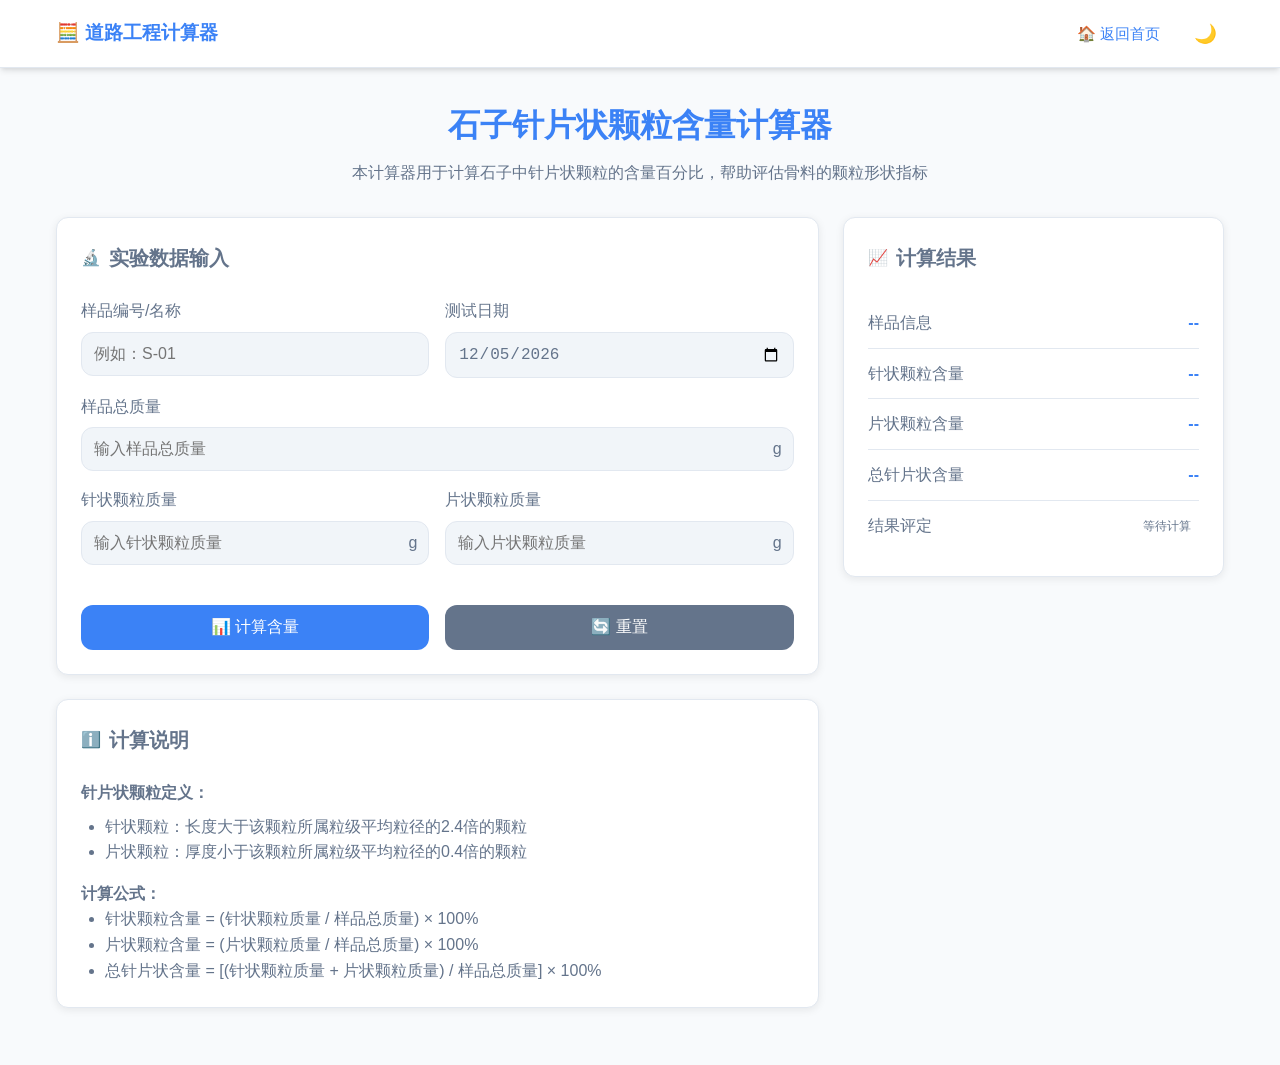
<file: daoqiaojisuan/needle_shape_calculator.html>
<!DOCTYPE html>
<html lang="zh-CN">
<head>
    <meta charset="UTF-8">
    <meta name="viewport" content="width=device-width, initial-scale=1.0">
    <title>石子针片状颗粒含量计算器</title>
    <style>
        /* 全局样式 */
        :root {
            --primary-color: #2563eb;
            --secondary-color: #64748b;
            --success-color: #10b981;
            --danger-color: #ef4444;
            --light-bg: #f8fafc;
            --light-text: #1e293b;
            --light-card: #ffffff;
            --light-border: #e2e8f0;
            --light-input: #f1f5f9;
            --dark-bg: #0f172a;
            --dark-text: #f1f5f9;
            --dark-card: #1e293b;
            --dark-border: #334155;
            --dark-input: #475569;
            --border-radius: 0.75rem;
            --box-shadow: 0 4px 6px -1px rgba(0, 0, 0, 0.1), 0 2px 4px -1px rgba(0, 0, 0, 0.06);
            --transition: all 0.3s ease;
        }

        * {
            margin: 0;
            padding: 0;
            box-sizing: border-box;
        }

        body {
            font-family: -apple-system, BlinkMacSystemFont, 'Segoe UI', Roboto, 'Helvetica Neue', Arial, sans-serif;
            line-height: 1.6;
            color: var(--light-text);
            background-color: var(--light-bg);
            transition: var(--transition);
        }

        body.dark-mode {
            color: var(--dark-text);
            background-color: var(--dark-bg);
        }

        /* 容器 */
        .container {
            width: 100%;
            max-width: 1200px;
            margin: 0 auto;
            padding: 0 1rem;
        }

        /* 导航栏 */
        .navbar {
            background-color: var(--light-card);
            box-shadow: var(--box-shadow);
            padding: 1rem 0;
            position: sticky;
            top: 0;
            z-index: 100;
            transition: var(--transition);
        }

        body.dark-mode .navbar {
            background-color: var(--dark-card);
        }

        .navbar-content {
            display: flex;
            justify-content: space-between;
            align-items: center;
        }

        .navbar-brand {
            font-size: 1.25rem;
            font-weight: bold;
            color: var(--primary-color);
            text-decoration: none;
            display: flex;
            align-items: center;
            gap: 0.5rem;
        }

        .navbar-actions {
            display: flex;
            align-items: center;
            gap: 1rem;
        }

        .btn-theme {
            background: none;
            border: none;
            font-size: 1.25rem;
            cursor: pointer;
            color: var(--secondary-color);
            padding: 0.5rem;
            border-radius: 50%;
            transition: var(--transition);
        }

        .btn-theme:hover {
            background-color: var(--light-input);
        }

        body.dark-mode .btn-theme:hover {
            background-color: var(--dark-input);
        }

        .btn-home {
            text-decoration: none;
            color: var(--primary-color);
            font-weight: 500;
            padding: 0.5rem 1rem;
            border-radius: var(--border-radius);
            transition: var(--transition);
        }

        .btn-home:hover {
            background-color: var(--light-input);
        }

        body.dark-mode .btn-home:hover {
            background-color: var(--dark-input);
        }

        /* 主内容 */
        .main-content {
            padding: 2rem 0;
        }

        .page-title {
            text-align: center;
            margin-bottom: 2rem;
        }

        .page-title h1 {
            font-size: 2rem;
            margin-bottom: 0.5rem;
            color: var(--primary-color);
        }

        .page-title p {
            color: var(--secondary-color);
            max-width: 600px;
            margin: 0 auto;
        }

        /* 卡片 */
        .card {
            background-color: var(--light-card);
            border-radius: var(--border-radius);
            padding: 1.5rem;
            box-shadow: var(--box-shadow);
            margin-bottom: 1.5rem;
            transition: var(--transition);
        }

        body.dark-mode .card {
            background-color: var(--dark-card);
        }

        .card-header {
            display: flex;
            align-items: center;
            margin-bottom: 1.5rem;
            gap: 0.5rem;
        }

        .card-title {
            font-size: 1.25rem;
            font-weight: 600;
            margin: 0;
        }

        /* 表单 */
        .form-grid {
            display: grid;
            grid-template-columns: 1fr;
            gap: 1rem;
        }

        @media (min-width: 768px) {
            .form-grid {
                grid-template-columns: repeat(2, 1fr);
            }
        }

        .form-group {
            margin-bottom: 1rem;
        }

        .form-label {
            display: block;
            font-weight: 500;
            margin-bottom: 0.5rem;
        }

        .form-input {
            width: 100%;
            padding: 0.75rem;
            border: 1px solid var(--light-border);
            border-radius: var(--border-radius);
            background-color: var(--light-input);
            color: var(--light-text);
            font-size: 1rem;
            transition: var(--transition);
        }

        body.dark-mode .form-input {
            border-color: var(--dark-border);
            background-color: var(--dark-input);
            color: var(--dark-text);
        }

        .form-input:focus {
            outline: none;
            border-color: var(--primary-color);
            box-shadow: 0 0 0 3px rgba(37, 99, 235, 0.1);
        }

        .input-with-unit {
            position: relative;
        }

        .input-unit {
            position: absolute;
            right: 0.75rem;
            top: 50%;
            transform: translateY(-50%);
            color: var(--secondary-color);
            pointer-events: none;
        }

        .error-message {
            color: var(--danger-color);
            font-size: 0.875rem;
            margin-top: 0.25rem;
            display: none;
        }

        /* 按钮 */
        .btn-group {
            display: flex;
            gap: 1rem;
            margin-top: 1.5rem;
        }

        .btn {
            padding: 0.75rem 1.5rem;
            border: none;
            border-radius: var(--border-radius);
            font-size: 1rem;
            font-weight: 500;
            cursor: pointer;
            transition: var(--transition);
            display: inline-flex;
            align-items: center;
            justify-content: center;
            gap: 0.5rem;
            flex: 1;
        }

        .btn-primary {
            background-color: var(--primary-color);
            color: white;
        }

        .btn-primary:hover {
            opacity: 0.9;
            transform: translateY(-1px);
        }

        .btn-secondary {
            background-color: var(--secondary-color);
            color: white;
        }

        .btn-secondary:hover {
            opacity: 0.9;
            transform: translateY(-1px);
        }

        /* 结果区域 */
        .result-item {
            display: flex;
            justify-content: space-between;
            align-items: center;
            padding: 0.75rem 0;
            border-bottom: 1px solid var(--light-border);
        }

        body.dark-mode .result-item {
            border-bottom-color: var(--dark-border);
        }

        .result-item:last-child {
            border-bottom: none;
        }

        .result-label {
            font-weight: 500;
        }

        .result-value {
            font-weight: 600;
            color: var(--primary-color);
        }

        .result-status {
            padding: 0.25rem 0.5rem;
            border-radius: 9999px;
            font-size: 0.75rem;
            font-weight: 500;
        }

        .status-normal {
            background-color: rgba(16, 185, 129, 0.1);
            color: var(--success-color);
        }

        .status-warning {
            background-color: rgba(245, 158, 11, 0.1);
            color: #f59e0b;
        }

        .status-error {
            background-color: rgba(239, 68, 68, 0.1);
            color: var(--danger-color);
        }

        /* 响应式布局 */
        @media (min-width: 992px) {
            .content-wrapper {
                display: grid;
                grid-template-columns: 2fr 1fr;
                gap: 1.5rem;
            }
        }
    </style>
    <!-- 统一样式 -->
    <link rel="stylesheet" href="common.css">
</head>
<body>
    <!-- 导航栏 -->
    <nav class="navbar">
        <div class="container navbar-content">
            <a href="index.html" class="navbar-brand">🧮 道路工程计算器</a>
            <div class="navbar-actions">
                <a href="index.html" class="btn-home">🏠 返回首页</a>
                <button id="theme-toggle" class="btn-theme" title="切换主题">🌙</button>
            </div>
        </div>
    </nav>

    <!-- 主要内容 -->
    <main class="main-content">
        <div class="container">
            <!-- 页面标题 -->
            <div class="page-title">
                <h1>石子针片状颗粒含量计算器</h1>
                <p>本计算器用于计算石子中针片状颗粒的含量百分比，帮助评估骨料的颗粒形状指标</p>
            </div>

            <!-- 内容区域 -->
            <div class="content-wrapper">
                <!-- 计算器表单区域 -->
                <div>
                    <div class="card">
                        <div class="card-header">
                            <span>🔬</span>
                            <h2 class="card-title">实验数据输入</h2>
                        </div>
                        
                        <form id="shape-calculator-form">
                            <div class="form-grid">
                                <div class="form-group">
                                    <label for="sample-name" class="form-label">样品编号/名称</label>
                                    <input type="text" id="sample-name" class="form-input" placeholder="例如：S-01">
                                </div>
                                
                                <div class="form-group">
                                    <label for="test-date" class="form-label">测试日期</label>
                                    <input type="date" id="test-date" class="form-input">
                                </div>
                            </div>
                            
                            <div class="form-group">
                                <label for="total-mass" class="form-label">样品总质量</label>
                                <div class="input-with-unit">
                                    <input type="number" id="total-mass" class="form-input" placeholder="输入样品总质量" min="0" step="0.01" required>
                                    <span class="input-unit">g</span>
                                </div>
                                <p id="total-mass-error" class="error-message">请输入有效的质量值</p>
                            </div>
                            
                            <div class="form-grid">
                                <div class="form-group">
                                    <label for="needle-mass" class="form-label">针状颗粒质量</label>
                                    <div class="input-with-unit">
                                        <input type="number" id="needle-mass" class="form-input" placeholder="输入针状颗粒质量" min="0" step="0.01" required>
                                        <span class="input-unit">g</span>
                                    </div>
                                    <p id="needle-mass-error" class="error-message">请输入有效的质量值</p>
                                </div>
                                
                                <div class="form-group">
                                    <label for="flat-mass" class="form-label">片状颗粒质量</label>
                                    <div class="input-with-unit">
                                        <input type="number" id="flat-mass" class="form-input" placeholder="输入片状颗粒质量" min="0" step="0.01" required>
                                        <span class="input-unit">g</span>
                                    </div>
                                    <p id="flat-mass-error" class="error-message">请输入有效的质量值</p>
                                </div>
                            </div>
                            
                            <div class="btn-group">
                                <button type="submit" id="calculate-btn" class="btn btn-primary">
                                    📊 计算含量
                                </button>
                                <button type="reset" class="btn btn-secondary">
                                    🔄 重置
                                </button>
                            </div>
                        </form>
                    </div>

                    <!-- 说明卡片 -->
                    <div class="card">
                        <div class="card-header">
                            <span>ℹ️</span>
                            <h2 class="card-title">计算说明</h2>
                        </div>
                        <p><strong>针片状颗粒定义：</strong></p>
                        <ul style="margin-left: 1.5rem; margin-top: 0.5rem; margin-bottom: 1rem;">
                            <li>针状颗粒：长度大于该颗粒所属粒级平均粒径的2.4倍的颗粒</li>
                            <li>片状颗粒：厚度小于该颗粒所属粒级平均粒径的0.4倍的颗粒</li>
                        </ul>
                        <p><strong>计算公式：</strong></p>
                        <ul style="margin-left: 1.5rem;">
                            <li>针状颗粒含量 = (针状颗粒质量 / 样品总质量) × 100%</li>
                            <li>片状颗粒含量 = (片状颗粒质量 / 样品总质量) × 100%</li>
                            <li>总针片状含量 = [(针状颗粒质量 + 片状颗粒质量) / 样品总质量] × 100%</li>
                        </ul>
                    </div>
                </div>
                
                <!-- 结果显示区域 -->
                <div>
                    <div class="card">
                        <div class="card-header">
                            <span>📈</span>
                            <h2 class="card-title">计算结果</h2>
                        </div>
                        
                        <div id="result-container">
                            <div class="result-item">
                                <span class="result-label">样品信息</span>
                                <span id="result-sample" class="result-value">--</span>
                            </div>
                            <div class="result-item">
                                <span class="result-label">针状颗粒含量</span>
                                <span id="result-needle-content" class="result-value">--</span>
                            </div>
                            <div class="result-item">
                                <span class="result-label">片状颗粒含量</span>
                                <span id="result-flat-content" class="result-value">--</span>
                            </div>
                            <div class="result-item">
                                <span class="result-label">总针片状含量</span>
                                <span id="result-total-content" class="result-value">--</span>
                            </div>
                            <div class="result-item">
                                <span class="result-label">结果评定</span>
                                <span id="result-status" class="result-status">等待计算</span>
                            </div>
                        </div>
                    </div>
                </div>
            </div>
        </div>
    </main>

    <script>
        // 设置默认日期为今天
        document.addEventListener('DOMContentLoaded', function() {
            const today = new Date().toISOString().split('T')[0];
            document.getElementById('test-date').value = today;
            
            // 初始化主题
            if (localStorage.getItem('theme') === 'dark' || 
                (!localStorage.getItem('theme') && 
                 window.matchMedia('(prefers-color-scheme: dark)').matches)) {
                document.body.classList.add('dark-mode');
            }
        });

        // 主题切换功能
        document.getElementById('theme-toggle').addEventListener('click', function() {
            document.body.classList.toggle('dark-mode');
            const isDarkMode = document.body.classList.contains('dark-mode');
            localStorage.setItem('theme', isDarkMode ? 'dark' : 'light');
            this.innerHTML = isDarkMode ? '☀️' : '🌙';
        });

        // 表单提交事件处理
        document.getElementById('shape-calculator-form').addEventListener('submit', function(e) {
            e.preventDefault();
            calculateNeedleShapeContent();
        });

        // 重置按钮事件处理
        this.addEventListener('reset', function() {
            setTimeout(function() {
                updateResult('--', '--', '--', '--', '等待计算');
                hideErrors();
            }, 0);
        });

        // 计算针片状颗粒含量
        function calculateNeedleShapeContent() {
            // 获取输入值
            const sampleName = document.getElementById('sample-name').value || '未命名';
            const totalMass = parseFloat(document.getElementById('total-mass').value);
            const needleMass = parseFloat(document.getElementById('needle-mass').value);
            const flatMass = parseFloat(document.getElementById('flat-mass').value);
            
            // 验证输入
            let isValid = true;
            hideErrors();
            
            if (isNaN(totalMass) || totalMass <= 0) {
                showError('total-mass-error', '请输入有效的总质量值');
                isValid = false;
            }
            
            if (isNaN(needleMass) || needleMass < 0) {
                showError('needle-mass-error', '请输入有效的针状颗粒质量值');
                isValid = false;
            }
            
            if (isNaN(flatMass) || flatMass < 0) {
                showError('flat-mass-error', '请输入有效的片状颗粒质量值');
                isValid = false;
            }
            
            if (needleMass + flatMass > totalMass) {
                showError('total-mass-error', '针状和片状颗粒质量之和不能大于总质量');
                isValid = false;
            }
            
            if (!isValid) return;
            
            // 计算含量
            const needleContent = (needleMass / totalMass) * 100;
            const flatContent = (flatMass / totalMass) * 100;
            const totalContent = ((needleMass + flatMass) / totalMass) * 100;
            
            // 格式化结果
            const formattedNeedle = needleContent.toFixed(2) + '%';
            const formattedFlat = flatContent.toFixed(2) + '%';
            const formattedTotal = totalContent.toFixed(2) + '%';
            
            // 评定结果
            let statusText, statusClass;
            if (totalContent <= 5) {
                statusText = '合格 (≤5%)';
                statusClass = 'status-normal';
            } else if (totalContent <= 10) {
                statusText = '可用 (5%-10%)';
                statusClass = 'status-warning';
            } else {
                statusText = '不合格 (>10%)';
                statusClass = 'status-error';
            }
            
            // 更新结果显示
            updateResult(sampleName, formattedNeedle, formattedFlat, formattedTotal, statusText, statusClass);
        }

        // 更新结果显示
        function updateResult(sample, needle, flat, total, status, statusClass) {
            document.getElementById('result-sample').textContent = sample;
            document.getElementById('result-needle-content').textContent = needle;
            document.getElementById('result-flat-content').textContent = flat;
            document.getElementById('result-total-content').textContent = total;
            
            const statusElement = document.getElementById('result-status');
            statusElement.textContent = status;
            
            // 移除所有状态类
            statusElement.classList.remove('status-normal', 'status-warning', 'status-error');
            
            // 添加新的状态类
            if (statusClass) {
                statusElement.classList.add(statusClass);
            }
        }

        // 显示错误信息
        function showError(elementId, message) {
            const errorElement = document.getElementById(elementId);
            errorElement.textContent = message;
            errorElement.style.display = 'block';
        }

        // 隐藏所有错误信息
        function hideErrors() {
            const errorElements = document.querySelectorAll('.error-message');
            errorElements.forEach(element => {
                element.style.display = 'none';
            });
        }
    </script>
</body>
</html>
</file>
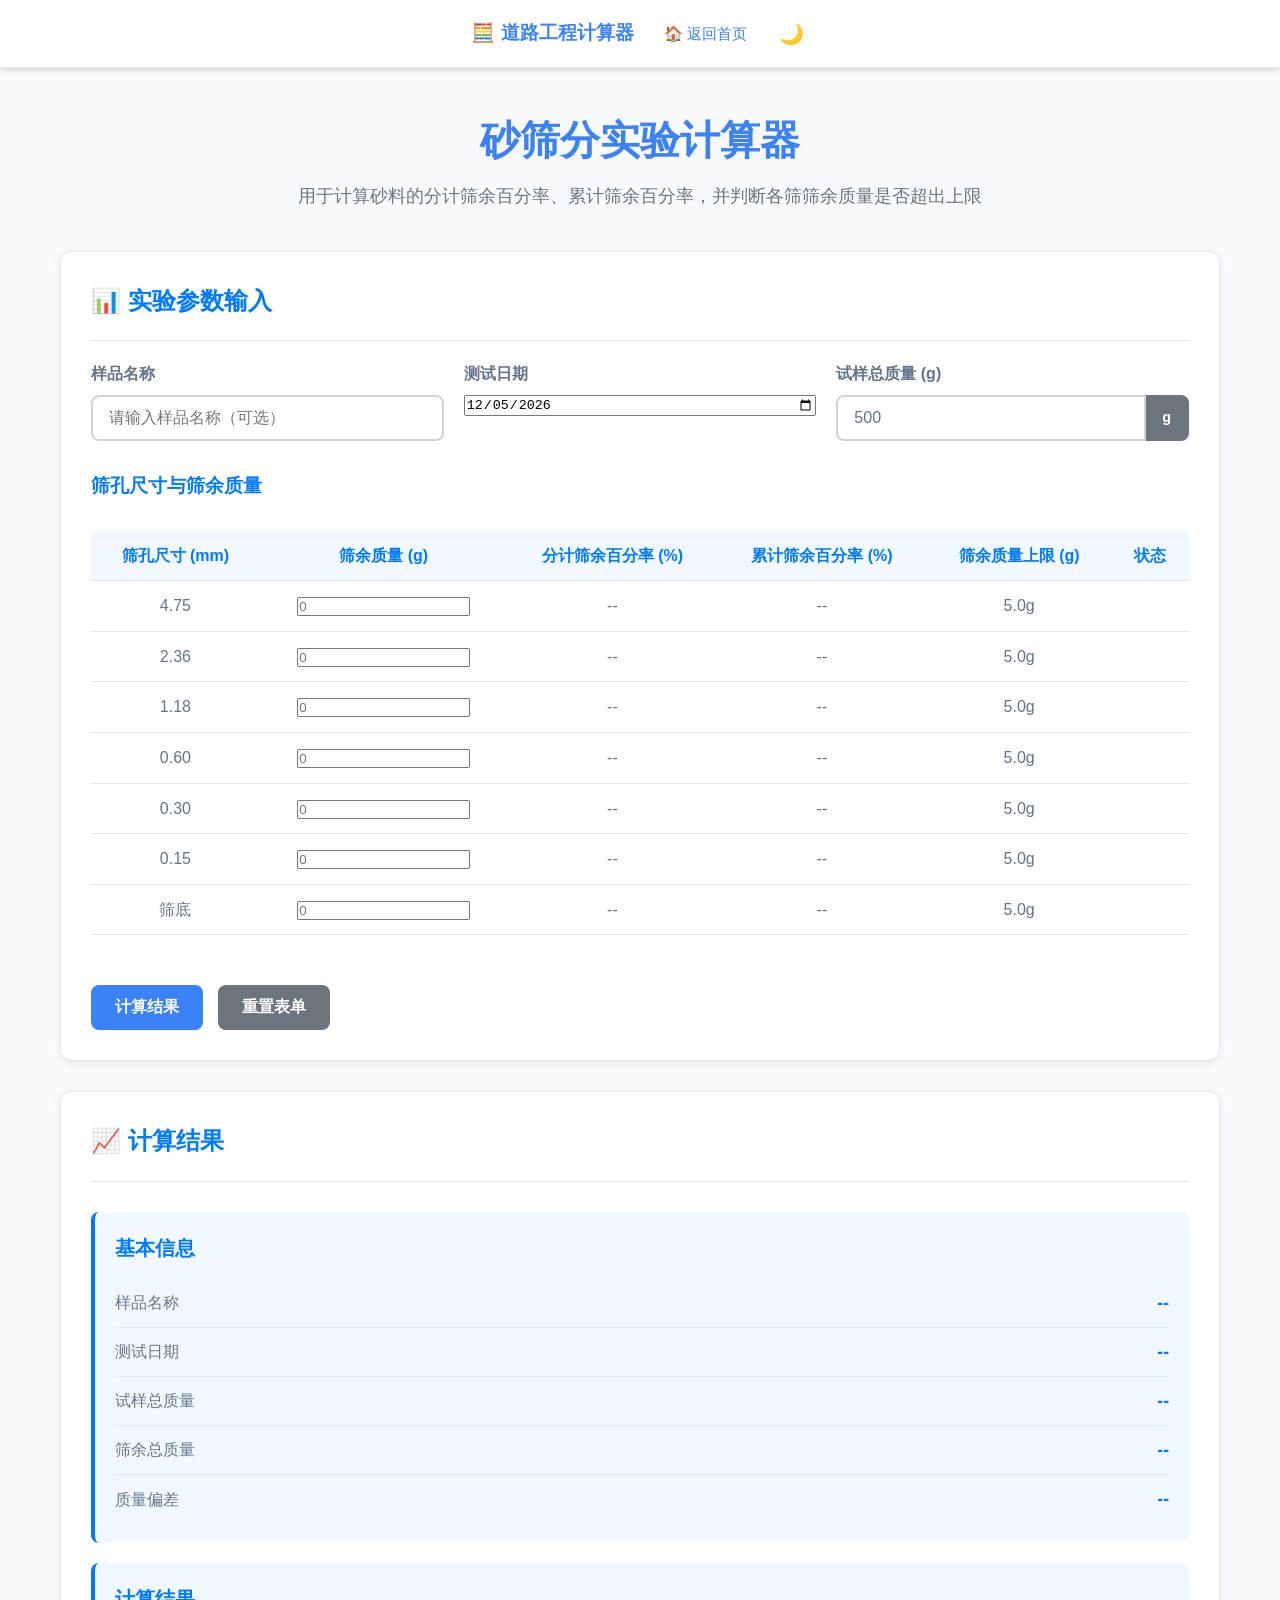
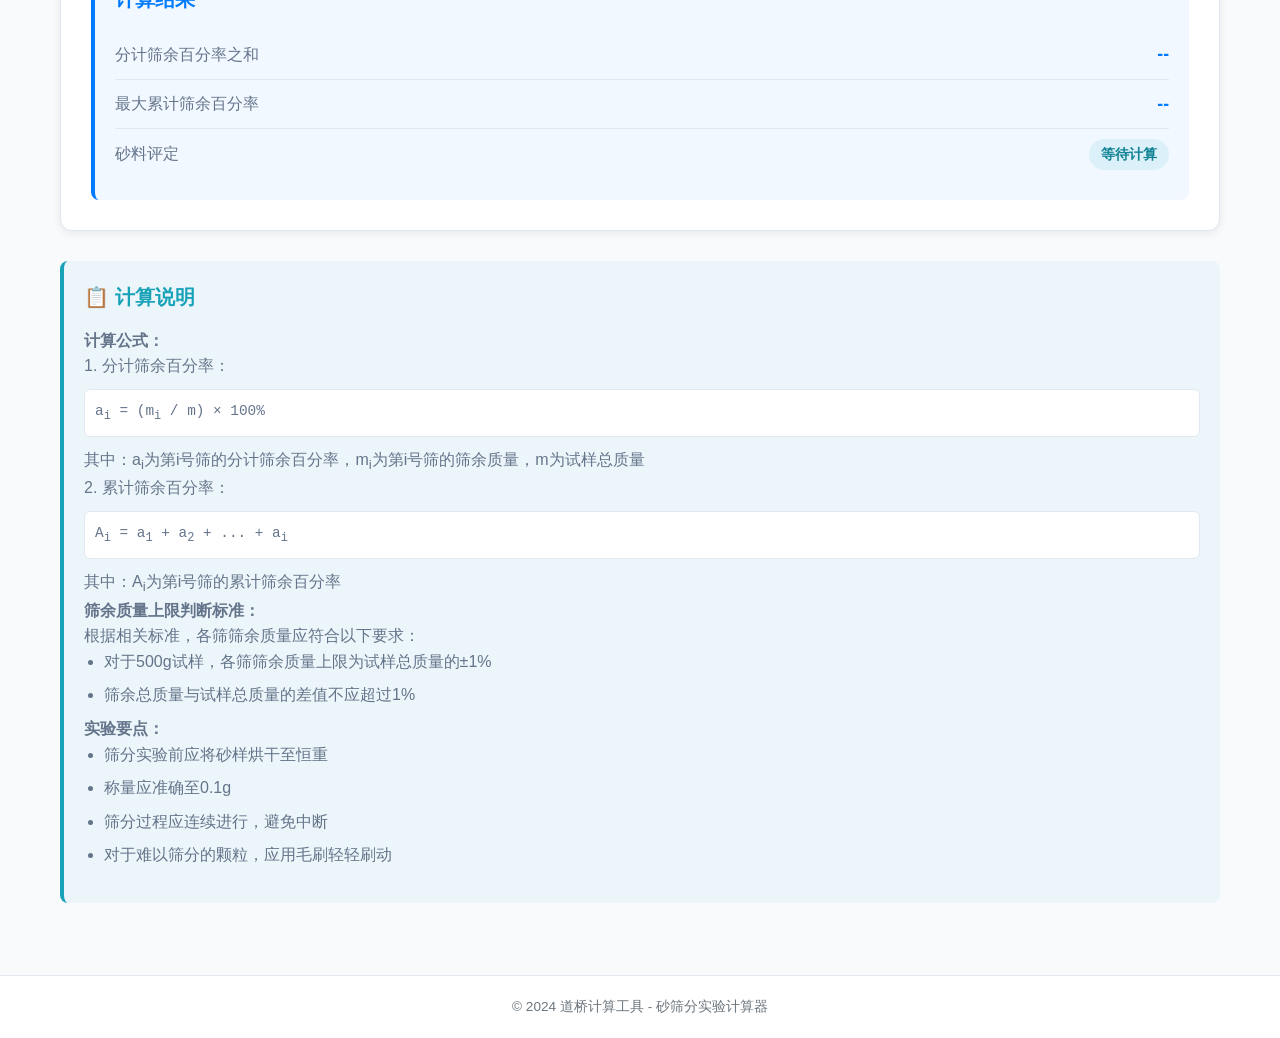
<file: daoqiaojisuan/sand_sieve_analysis_calculator.html>
<!DOCTYPE html>
<html lang="zh-CN">
<head>
    <meta charset="UTF-8">
    <meta name="viewport" content="width=device-width, initial-scale=1.0">
    <title>砂筛分实验计算器 - 道桥计算工具</title>
    <style>
        :root {
            --light-bg: #f8f9fa;
            --light-text: #212529;
            --light-primary: #007bff;
            --light-secondary: #6c757d;
            --light-card-bg: #ffffff;
            --light-border: #dee2e6;
            --light-input-bg: #ffffff;
            --light-input-border: #ced4da;
            --light-button-bg: #007bff;
            --light-button-hover: #0056b3;
            --light-error: #dc3545;
            --light-success: #28a745;
            --light-info: #17a2b8;
            --gradient-primary: linear-gradient(135deg, #007bff, #0056b3);
            --gradient-secondary: linear-gradient(135deg, #6c757d, #545b62);
            --gradient-warning: linear-gradient(135deg, #ffc107, #e0a800);
        }

        .dark-mode {
            --light-bg: #1a1a1a;
            --light-text: #e9ecef;
            --light-primary: #4dabf7;
            --light-secondary: #adb5bd;
            --light-card-bg: #2d3748;
            --light-border: #4a5568;
            --light-input-bg: #374151;
            --light-input-border: #4b5563;
            --light-button-bg: #4dabf7;
            --light-button-hover: #339af0;
            --light-error: #ff6b6b;
            --light-success: #51cf66;
            --light-info: #339af0;
            --gradient-primary: linear-gradient(135deg, #4dabf7, #339af0);
            --gradient-secondary: linear-gradient(135deg, #adb5bd, #868e96);
            --gradient-warning: linear-gradient(135deg, #ffd43b, #fcc419);
        }

        * {
            margin: 0;
            padding: 0;
            box-sizing: border-box;
        }

        body {
            font-family: -apple-system, BlinkMacSystemFont, 'Segoe UI', 'Microsoft YaHei', sans-serif;
            background-color: var(--light-bg);
            color: var(--light-text);
            line-height: 1.6;
            transition: background-color 0.3s ease, color 0.3s ease;
        }

        .container {
            max-width: 1200px;
            margin: 0 auto;
            padding: 0 20px;
        }

        header {
            background: var(--gradient-primary);
            color: white;
            padding: 15px 0;
            box-shadow: 0 2px 10px rgba(0,0,0,0.1);
        }

        .navbar {
            display: flex;
            justify-content: space-between;
            align-items: center;
        }

        .navbar-brand {
            font-size: 1.5rem;
            font-weight: bold;
            color: white;
            text-decoration: none;
        }

        .navbar-actions {
            display: flex;
            align-items: center;
            gap: 10px;
        }

        #theme-toggle {
            background: none;
            border: none;
            font-size: 1.25rem;
            cursor: pointer;
            color: white;
            padding: 5px;
            border-radius: 4px;
            transition: background-color 0.2s;
        }

        #theme-toggle:hover {
            background-color: rgba(255, 255, 255, 0.1);
        }

        main {
            padding: 40px 0;
        }

        .page-header {
            text-align: center;
            margin-bottom: 40px;
        }

        .page-header h1 {
            font-size: 2.5rem;
            margin-bottom: 10px;
            color: var(--light-primary);
        }

        .page-header p {
            font-size: 1.1rem;
            color: var(--light-secondary);
            max-width: 800px;
            margin: 0 auto;
        }

        .card {
            background-color: var(--light-card-bg);
            border-radius: 12px;
            box-shadow: 0 8px 32px rgba(0,0,0,0.08);
            padding: 30px;
            margin-bottom: 30px;
            transition: transform 0.3s ease, box-shadow 0.3s ease;
        }

        .card:hover {
            transform: translateY(-3px);
            box-shadow: 0 12px 40px rgba(0,0,0,0.12);
        }

        .card-header {
            padding-bottom: 20px;
            border-bottom: 1px solid var(--light-border);
            margin-bottom: 20px;
        }

        .card-title {
            font-size: 1.5rem;
            color: var(--light-primary);
            margin: 0;
            display: flex;
            align-items: center;
            gap: 10px;
        }

        .form-grid {
            display: grid;
            grid-template-columns: repeat(auto-fit, minmax(250px, 1fr));
            gap: 20px;
            margin-bottom: 30px;
        }

        .form-group {
            display: flex;
            flex-direction: column;
        }

        .form-group label {
            margin-bottom: 8px;
            font-weight: 600;
            color: var(--light-text);
        }

        .form-group input[type="text"],
        .form-group input[type="number"] {
            padding: 12px 16px;
            border: 2px solid var(--light-input-border);
            border-radius: 8px;
            background-color: var(--light-input-bg);
            color: var(--light-text);
            font-size: 1rem;
            transition: border-color 0.3s ease, box-shadow 0.3s ease;
        }

        .form-group input[type="text"]:focus,
        .form-group input[type="number"]:focus {
            outline: none;
            border-color: var(--light-primary);
            box-shadow: 0 0 0 3px rgba(0, 123, 255, 0.1);
        }

        .input-group {
            position: relative;
            display: flex;
            align-items: stretch;
        }

        .input-group input {
            flex: 1;
            border-top-right-radius: 0 !important;
            border-bottom-right-radius: 0 !important;
        }

        .input-group .input-group-append {
            display: flex;
            align-items: center;
            padding: 0 16px;
            background-color: var(--light-secondary);
            color: white;
            border: 2px solid var(--light-secondary);
            border-left: none;
            border-top-right-radius: 8px;
            border-bottom-right-radius: 8px;
            font-size: 0.9rem;
            font-weight: 600;
        }

        .error-message {
            color: var(--light-error);
            font-size: 0.875rem;
            margin-top: 5px;
            display: none;
        }

        .button-group {
            display: flex;
            gap: 15px;
            margin-top: 30px;
        }

        .btn {
            padding: 12px 24px;
            border: none;
            border-radius: 8px;
            font-size: 1rem;
            font-weight: 600;
            cursor: pointer;
            transition: all 0.3s ease;
            text-decoration: none;
            display: inline-flex;
            align-items: center;
            justify-content: center;
            gap: 8px;
        }

        .btn-primary {
            background-color: var(--light-button-bg);
            color: white;
        }

        .btn-primary:hover {
            background-color: var(--light-button-hover);
            transform: translateY(-2px);
            box-shadow: 0 4px 12px rgba(0, 123, 255, 0.3);
        }

        .btn-secondary {
            background-color: var(--light-secondary);
            color: white;
        }

        .btn-secondary:hover {
            background-color: #545b62;
            transform: translateY(-2px);
            box-shadow: 0 4px 12px rgba(108, 117, 125, 0.3);
        }

        .table-container {
            overflow-x: auto;
            margin-top: 30px;
        }

        table {
            width: 100%;
            border-collapse: collapse;
            margin-bottom: 20px;
        }

        th, td {
            padding: 12px 16px;
            text-align: center;
            border-bottom: 1px solid var(--light-border);
        }

        th {
            background-color: rgba(0, 123, 255, 0.05);
            font-weight: 600;
            color: var(--light-primary);
        }

        tr:hover {
            background-color: rgba(0, 123, 255, 0.02);
        }

        .result-section {
            margin-top: 30px;
            padding: 20px;
            background-color: rgba(0, 123, 255, 0.05);
            border-radius: 8px;
            border-left: 4px solid var(--light-primary);
        }

        .result-title {
            font-size: 1.25rem;
            font-weight: 600;
            margin-bottom: 15px;
            color: var(--light-primary);
        }

        .result-item {
            display: flex;
            justify-content: space-between;
            align-items: center;
            padding: 10px 0;
            border-bottom: 1px solid var(--light-border);
        }

        .result-item:last-child {
            border-bottom: none;
        }

        .result-label {
            font-weight: 500;
        }

        .result-value {
            font-weight: 600;
            color: var(--light-primary);
            font-size: 1.1rem;
        }

        .result-status {
            font-weight: 600;
            padding: 4px 12px;
            border-radius: 20px;
            font-size: 0.9rem;
        }

        .status-warning {
            background-color: rgba(255, 193, 7, 0.1);
            color: #d39e00;
        }

        .status-success {
            background-color: rgba(40, 167, 69, 0.1);
            color: #218838;
        }

        .status-error {
            background-color: rgba(220, 53, 69, 0.1);
            color: #c82333;
        }

        .status-info {
            background-color: rgba(23, 162, 184, 0.1);
            color: #138496;
        }

        .info-card {
            background-color: rgba(23, 162, 184, 0.05);
            border-left: 4px solid var(--light-info);
            padding: 20px;
            border-radius: 8px;
            margin-top: 30px;
        }

        .info-title {
            font-size: 1.25rem;
            font-weight: 600;
            margin-bottom: 15px;
            color: var(--light-info);
        }

        .info-content {
            margin-bottom: 15px;
        }

        .info-content ul {
            margin-left: 20px;
        }

        .info-content li {
            margin-bottom: 8px;
        }

        .info-formula {
            background-color: var(--light-card-bg);
            padding: 10px;
            border-radius: 6px;
            font-family: 'Courier New', monospace;
            font-size: 0.9rem;
            margin: 10px 0;
            border: 1px solid var(--light-border);
        }

        footer {
            background-color: var(--light-card-bg);
            border-top: 1px solid var(--light-border);
            padding: 30px 0;
            margin-top: 50px;
        }

        .footer-content {
            text-align: center;
            color: var(--light-secondary);
        }

        @media (max-width: 768px) {
            .form-grid {
                grid-template-columns: 1fr;
            }

            .button-group {
                flex-direction: column;
            }

            .page-header h1 {
                font-size: 2rem;
            }

            .card {
                padding: 20px;
            }
        }
    </style>
    <!-- 统一样式 -->
    <link rel="stylesheet" href="common.css">
</head>
<body>
    <!-- 导航栏 -->
    <nav class="navbar">
        <div class="container navbar-content">
            <a href="index.html" class="navbar-brand">🧮 道路工程计算器</a>
            <div class="navbar-actions">
                <a href="index.html" class="btn-home">🏠 返回首页</a>
                <button id="theme-toggle" class="btn-theme" title="切换主题">🌙</button>
            </div>
        </div>
    </nav>

    <main>
        <div class="container">
            <div class="page-header">
                <h1>砂筛分实验计算器</h1>
                <p>用于计算砂料的分计筛余百分率、累计筛余百分率，并判断各筛筛余质量是否超出上限</p>
            </div>

            <div class="card">
                <div class="card-header">
                    <h2 class="card-title">📊 实验参数输入</h2>
                </div>
                <form id="sieve-analysis-form">
                    <div class="form-grid">
                        <div class="form-group">
                            <label for="sample-name">样品名称</label>
                            <input type="text" id="sample-name" placeholder="请输入样品名称（可选）">
                        </div>
                        <div class="form-group">
                            <label for="test-date">测试日期</label>
                            <input type="date" id="test-date">
                        </div>
                        <div class="form-group">
                            <label for="total-mass">试样总质量 (g)</label>
                            <div class="input-group">
                                <input type="number" id="total-mass" min="0" step="0.1" placeholder="请输入试样总质量" value="500">
                                <div class="input-group-append">g</div>
                            </div>
                            <div id="total-mass-error" class="error-message"></div>
                        </div>
                    </div>

                    <h3 style="margin-top: 30px; margin-bottom: 20px; color: var(--light-primary);">筛孔尺寸与筛余质量</h3>
                    <div class="table-container">
                        <table>
                            <thead>
                                <tr>
                                    <th>筛孔尺寸 (mm)</th>
                                    <th>筛余质量 (g)</th>
                                    <th>分计筛余百分率 (%)</th>
                                    <th>累计筛余百分率 (%)</th>
                                    <th>筛余质量上限 (g)</th>
                                    <th>状态</th>
                                </tr>
                            </thead>
                            <tbody>
                                <tr>
                                    <td>4.75</td>
                                    <td>
                                        <input type="number" class="sieve-mass" data-size="4.75" min="0" step="0.1" placeholder="0">
                                        <div class="error-message" id="mass-4.75-error"></div>
                                    </td>
                                    <td class="individual-percentage">--</td>
                                    <td class="cumulative-percentage">--</td>
                                    <td class="mass-limit">--</td>
                                    <td class="status"></td>
                                </tr>
                                <tr>
                                    <td>2.36</td>
                                    <td>
                                        <input type="number" class="sieve-mass" data-size="2.36" min="0" step="0.1" placeholder="0">
                                        <div class="error-message" id="mass-2.36-error"></div>
                                    </td>
                                    <td class="individual-percentage">--</td>
                                    <td class="cumulative-percentage">--</td>
                                    <td class="mass-limit">--</td>
                                    <td class="status"></td>
                                </tr>
                                <tr>
                                    <td>1.18</td>
                                    <td>
                                        <input type="number" class="sieve-mass" data-size="1.18" min="0" step="0.1" placeholder="0">
                                        <div class="error-message" id="mass-1.18-error"></div>
                                    </td>
                                    <td class="individual-percentage">--</td>
                                    <td class="cumulative-percentage">--</td>
                                    <td class="mass-limit">--</td>
                                    <td class="status"></td>
                                </tr>
                                <tr>
                                    <td>0.60</td>
                                    <td>
                                        <input type="number" class="sieve-mass" data-size="0.60" min="0" step="0.1" placeholder="0">
                                        <div class="error-message" id="mass-0.60-error"></div>
                                    </td>
                                    <td class="individual-percentage">--</td>
                                    <td class="cumulative-percentage">--</td>
                                    <td class="mass-limit">--</td>
                                    <td class="status"></td>
                                </tr>
                                <tr>
                                    <td>0.30</td>
                                    <td>
                                        <input type="number" class="sieve-mass" data-size="0.30" min="0" step="0.1" placeholder="0">
                                        <div class="error-message" id="mass-0.30-error"></div>
                                    </td>
                                    <td class="individual-percentage">--</td>
                                    <td class="cumulative-percentage">--</td>
                                    <td class="mass-limit">--</td>
                                    <td class="status"></td>
                                </tr>
                                <tr>
                                    <td>0.15</td>
                                    <td>
                                        <input type="number" class="sieve-mass" data-size="0.15" min="0" step="0.1" placeholder="0">
                                        <div class="error-message" id="mass-0.15-error"></div>
                                    </td>
                                    <td class="individual-percentage">--</td>
                                    <td class="cumulative-percentage">--</td>
                                    <td class="mass-limit">--</td>
                                    <td class="status"></td>
                                </tr>
                                <tr>
                                    <td>筛底</td>
                                    <td>
                                        <input type="number" class="sieve-mass" data-size="bottom" min="0" step="0.1" placeholder="0">
                                        <div class="error-message" id="mass-bottom-error"></div>
                                    </td>
                                    <td class="individual-percentage">--</td>
                                    <td class="cumulative-percentage">--</td>
                                    <td class="mass-limit">--</td>
                                    <td class="status"></td>
                                </tr>
                            </tbody>
                        </table>
                    </div>

                    <div class="button-group">
                        <button type="submit" class="btn btn-primary">计算结果</button>
                        <button type="reset" class="btn btn-secondary">重置表单</button>
                    </div>
                </form>
            </div>

            <div class="card">
                <div class="card-header">
                    <h2 class="card-title">📈 计算结果</h2>
                </div>
                <div id="results-container">
                    <div class="result-section">
                        <h3 class="result-title">基本信息</h3>
                        <div class="result-item">
                            <span class="result-label">样品名称</span>
                            <span id="result-sample" class="result-value">--</span>
                        </div>
                        <div class="result-item">
                            <span class="result-label">测试日期</span>
                            <span id="result-date" class="result-value">--</span>
                        </div>
                        <div class="result-item">
                            <span class="result-label">试样总质量</span>
                            <span id="result-total-mass" class="result-value">--</span>
                        </div>
                        <div class="result-item">
                            <span class="result-label">筛余总质量</span>
                            <span id="result-sum-mass" class="result-value">--</span>
                        </div>
                        <div class="result-item">
                            <span class="result-label">质量偏差</span>
                            <span id="result-deviation" class="result-value">--</span>
                        </div>
                    </div>

                    <div class="result-section" style="margin-top: 20px;">
                        <h3 class="result-title">计算结果</h3>
                        <div class="result-item">
                            <span class="result-label">分计筛余百分率之和</span>
                            <span id="result-sum-individual" class="result-value">--</span>
                        </div>
                        <div class="result-item">
                            <span class="result-label">最大累计筛余百分率</span>
                            <span id="result-max-cumulative" class="result-value">--</span>
                        </div>
                        <div class="result-item">
                            <span class="result-label">砂料评定</span>
                            <span id="result-status" class="result-status status-info">等待计算</span>
                        </div>
                    </div>
                </div>
            </div>

            <div class="info-card">
                <h3 class="info-title">📋 计算说明</h3>
                <div class="info-content">
                    <h4>计算公式：</h4>
                    <p>1. 分计筛余百分率：</p>
                    <div class="info-formula">a<sub>i</sub> = (m<sub>i</sub> / m) × 100%</div>
                    <p>其中：a<sub>i</sub>为第i号筛的分计筛余百分率，m<sub>i</sub>为第i号筛的筛余质量，m为试样总质量</p>
                    
                    <p>2. 累计筛余百分率：</p>
                    <div class="info-formula">A<sub>i</sub> = a<sub>1</sub> + a<sub>2</sub> + ... + a<sub>i</sub></div>
                    <p>其中：A<sub>i</sub>为第i号筛的累计筛余百分率</p>

                    <h4>筛余质量上限判断标准：</h4>
                    <p>根据相关标准，各筛筛余质量应符合以下要求：</p>
                    <ul>
                        <li>对于500g试样，各筛筛余质量上限为试样总质量的±1%</li>
                        <li>筛余总质量与试样总质量的差值不应超过1%</li>
                    </ul>

                    <h4>实验要点：</h4>
                    <ul>
                        <li>筛分实验前应将砂样烘干至恒重</li>
                        <li>称量应准确至0.1g</li>
                        <li>筛分过程应连续进行，避免中断</li>
                        <li>对于难以筛分的颗粒，应用毛刷轻轻刷动</li>
                    </ul>
                </div>
            </div>
        </div>
    </main>

    <footer>
        <div class="container">
            <div class="footer-content">
                <p>© 2024 道桥计算工具 - 砂筛分实验计算器</p>
            </div>
        </div>
    </footer>

    <script>
        // 设置默认日期为今天
        document.addEventListener('DOMContentLoaded', function() {
            const today = new Date().toISOString().split('T')[0];
            document.getElementById('test-date').value = today;
            
            // 初始化主题
            if (localStorage.getItem('theme') === 'dark' || 
                (!localStorage.getItem('theme') && 
                 window.matchMedia('(prefers-color-scheme: dark)').matches)) {
                document.body.classList.add('dark-mode');
                document.getElementById('theme-toggle').innerHTML = '☀️';
            }

            // 计算筛余质量上限（默认总质量500g）
            updateMassLimits();
        });

        // 主题切换功能
        document.getElementById('theme-toggle').addEventListener('click', function() {
            document.body.classList.toggle('dark-mode');
            const isDarkMode = document.body.classList.contains('dark-mode');
            localStorage.setItem('theme', isDarkMode ? 'dark' : 'light');
            this.innerHTML = isDarkMode ? '☀️' : '🌙';
        });

        // 更新筛余质量上限
        document.getElementById('total-mass').addEventListener('input', updateMassLimits);

        function updateMassLimits() {
            const totalMass = parseFloat(document.getElementById('total-mass').value) || 0;
            const massLimit = totalMass * 0.01; // 1%的总质量作为上限
            
            const limitCells = document.querySelectorAll('.mass-limit');
            limitCells.forEach(cell => {
                cell.textContent = massLimit.toFixed(1) + 'g';
            });
        }

        // 表单提交事件处理
        document.getElementById('sieve-analysis-form').addEventListener('submit', function(e) {
            e.preventDefault();
            calculateSieveAnalysis();
        });

        // 重置按钮事件处理
        document.getElementById('sieve-analysis-form').addEventListener('reset', function() {
            setTimeout(function() {
                resetResults();
                hideErrors();
                updateMassLimits();
            }, 0);
        });

        // 重置结果显示
        function resetResults() {
            // 重置基本信息
            document.getElementById('result-sample').textContent = '--';
            document.getElementById('result-date').textContent = '--';
            document.getElementById('result-total-mass').textContent = '--';
            document.getElementById('result-sum-mass').textContent = '--';
            document.getElementById('result-deviation').textContent = '--';
            document.getElementById('result-sum-individual').textContent = '--';
            document.getElementById('result-max-cumulative').textContent = '--';
            document.getElementById('result-status').textContent = '等待计算';
            document.getElementById('result-status').className = 'result-status status-info';
            
            // 重置表格数据
            const percentageCells = document.querySelectorAll('.individual-percentage, .cumulative-percentage');
            percentageCells.forEach(cell => {
                cell.textContent = '--';
            });
            
            const statusCells = document.querySelectorAll('.status');
            statusCells.forEach(cell => {
                cell.textContent = '';
                cell.className = 'status';
            });
        }

        // 计算砂筛分实验结果
        function calculateSieveAnalysis() {
            // 获取输入值
            const sampleName = document.getElementById('sample-name').value || '未命名';
            const testDate = document.getElementById('test-date').value;
            const totalMass = parseFloat(document.getElementById('total-mass').value);
            
            // 验证输入
            let isValid = true;
            hideErrors();
            
            if (isNaN(totalMass) || totalMass <= 0) {
                showError('total-mass-error', '请输入有效的试样总质量');
                isValid = false;
            }
            
            // 获取所有筛的筛余质量
            const sieveMasses = [];
            const sieveElements = document.querySelectorAll('.sieve-mass');
            
            sieveElements.forEach(element => {
                const size = element.getAttribute('data-size');
                const mass = parseFloat(element.value) || 0;
                
                if (isNaN(mass) || mass < 0) {
                    showError(`mass-${size}-error`, '请输入有效的筛余质量');
                    isValid = false;
                }
                
                sieveMasses.push({ size, mass });
            });
            
            if (!isValid) return;
            
            // 计算筛余总质量
            const sumMass = sieveMasses.reduce((sum, sieve) => sum + sieve.mass, 0);
            
            // 计算偏差
            const deviation = ((sumMass - totalMass) / totalMass) * 100;
            
            // 计算分计筛余百分率
            let cumulativePercentage = 0;
            const results = sieveMasses.map(sieve => {
                const individualPercentage = (sieve.mass / totalMass) * 100;
                cumulativePercentage += individualPercentage;
                
                // 计算筛余质量上限
                const massLimit = totalMass * 0.01; // 1%的总质量
                let status = '';
                let statusClass = '';
                
                if (sieve.mass > massLimit) {
                    status = '超出上限';
                    statusClass = 'status-error';
                } else {
                    status = '正常';
                    statusClass = 'status-success';
                }
                
                return {
                    ...sieve,
                    individualPercentage,
                    cumulativePercentage,
                    status,
                    statusClass
                };
            });
            
            // 更新结果显示
            updateResults({
                sampleName,
                testDate,
                totalMass,
                sumMass,
                deviation,
                results,
                sumIndividual: results.reduce((sum, item) => sum + item.individualPercentage, 0),
                maxCumulative: cumulativePercentage
            });
        }

        // 更新结果显示
        function updateResults(data) {
            // 更新基本信息
            document.getElementById('result-sample').textContent = data.sampleName;
            document.getElementById('result-date').textContent = data.testDate;
            document.getElementById('result-total-mass').textContent = data.totalMass.toFixed(1) + 'g';
            document.getElementById('result-sum-mass').textContent = data.sumMass.toFixed(1) + 'g';
            document.getElementById('result-deviation').textContent = Math.abs(data.deviation).toFixed(2) + '%';
            document.getElementById('result-sum-individual').textContent = data.sumIndividual.toFixed(2) + '%';
            document.getElementById('result-max-cumulative').textContent = data.maxCumulative.toFixed(2) + '%';
            
            // 更新结果状态
            const statusElement = document.getElementById('result-status');
            let statusText = '';
            let statusClass = '';
            
            if (Math.abs(data.deviation) > 1) {
                statusText = '质量偏差超出允许范围';
                statusClass = 'status-error';
            } else {
                // 检查是否有筛余质量超出上限
                const hasExceededLimit = data.results.some(item => item.statusClass === 'status-error');
                if (hasExceededLimit) {
                    statusText = '存在筛余质量超出上限';
                    statusClass = 'status-warning';
                } else {
                    statusText = '计算完成，结果正常';
                    statusClass = 'status-success';
                }
            }
            
            statusElement.textContent = statusText;
            statusElement.className = `result-status ${statusClass}`;
            
            // 更新表格数据
            const tableRows = document.querySelectorAll('tbody tr');
            data.results.forEach((result, index) => {
                if (index < tableRows.length) {
                    const row = tableRows[index];
                    const individualCell = row.querySelector('.individual-percentage');
                    const cumulativeCell = row.querySelector('.cumulative-percentage');
                    const statusCell = row.querySelector('.status');
                    
                    individualCell.textContent = result.individualPercentage.toFixed(2) + '%';
                    cumulativeCell.textContent = result.cumulativePercentage.toFixed(2) + '%';
                    statusCell.textContent = result.status;
                    statusCell.className = `status ${result.statusClass}`;
                }
            });
        }

        // 显示错误信息
        function showError(elementId, message) {
            const errorElement = document.getElementById(elementId);
            errorElement.textContent = message;
            errorElement.style.display = 'block';
        }

        // 隐藏所有错误信息
        function hideErrors() {
            const errorElements = document.querySelectorAll('.error-message');
            errorElements.forEach(element => {
                element.style.display = 'none';
            });
        }
    </script>
</body>
</html>
</file>
<file: daoqiaojisuan/common.css>
/* ============================================================
   the MATH office - 道路工程计算器集合
   统一公共样式 (common.css)
   统一各分页的主题色、导航栏、基础组件与深色模式
   ============================================================ */

/* ---------- 统一主题变量（覆盖各页面原变量命名） ---------- */
:root {
    /* 主色：统一为蓝色系（与集合主页 index.html 的 primary 一致） */
    --primary-color: #3b82f6;
    --primary-dark: #2563eb;
    --primary-light: #60a5fa;
    --secondary-color: #64748b;
    --accent-color: #f59e0b;
    --error-color: #ef4444;
    --success-color: #10b981;
    --warning-color: #f59e0b;

    /* 第一套变量命名（cement_fineness / concrete_slump 等页面） */
    --text-color: #1e293b;
    --light-text: #64748b;
    --lighter-text: #94a3b8;
    --light-bg: #f8fafc;
    --card-bg: #ffffff;
    --border-color: #e2e8f0;
    --shadow: 0 2px 8px rgba(0, 0, 0, 0.08);
    --transition: all 0.3s ease;

    /* 第二套变量命名（cement_consistency / needle_shape 等页面） */
    --light-card: #ffffff;
    --light-border: #e2e8f0;
    --light-input: #f1f5f9;
    --dark-bg: #0f172a;
    --dark-text: #f1f5f9;
    --dark-card: #1e293b;
    --dark-border: #334155;
    --dark-input: #475569;
    --border-radius: 0.75rem;
    --box-shadow: 0 4px 6px -1px rgba(0, 0, 0, 0.1), 0 2px 4px -1px rgba(0, 0, 0, 0.06);

    /* 第三套变量命名（cement_sand_ratio 等页面） */
    --card-background: #ffffff;
}

/* ---------- 深色模式统一变量 ---------- */
body.dark-mode {
    --primary-color: #60a5fa;
    --primary-dark: #3b82f6;
    --primary-light: #93c5fd;
    --secondary-color: #94a3b8;
    --accent-color: #fbbf24;
    --error-color: #f87171;
    --success-color: #34d399;
    --warning-color: #fbbf24;

    --text-color: #e2e8f0;
    --light-text: #cbd5e1;
    --lighter-text: #94a3b8;
    --light-bg: #0f172a;
    --card-bg: #1e293b;
    --border-color: #334155;
    --shadow: 0 2px 8px rgba(0, 0, 0, 0.35);

    --light-card: #1e293b;
    --light-border: #334155;
    --light-input: #475569;
    --card-background: #1e293b;
}

/* 支持 html.dark 深色机制（Tailwind 页面及 cement_mortar_strength 等） */
.dark {
    --bg-primary: #111827;
    --bg-secondary: #1f2937;
    --bg-tertiary: #374151;
    --text-primary: #f9fafb;
    --text-secondary: #d1d5db;
    --text-tertiary: #9ca3af;
    --border-color: #4b5563;
    --accent-primary: #3b82f6;
    --accent-hover: #60a5fa;
    --primary-color: #60a5fa;
    --primary-dark: #3b82f6;
    --secondary-color: #94a3b8;
    --light-card: #1f2937;
    --light-border: #334155;
    --light-input: #475569;
    --card-bg: #1f2937;
    --shadow: 0 2px 8px rgba(0, 0, 0, 0.35);
}

/* ---------- 基础排版统一 ---------- */
* {
    box-sizing: border-box;
}

html {
    scroll-behavior: smooth;
}

body {
    font-family: -apple-system, BlinkMacSystemFont, 'Segoe UI', 'Microsoft YaHei', 'PingFang SC', sans-serif;
}

/* ---------- 统一导航栏 ---------- */
.navbar {
    background-color: var(--light-card, #ffffff);
    box-shadow: var(--box-shadow, 0 4px 6px -1px rgba(0, 0, 0, 0.1));
    padding: 0.9rem 0;
    position: sticky;
    top: 0;
    z-index: 100;
    border-bottom: 1px solid var(--light-border, #e2e8f0);
    transition: var(--transition, all 0.3s ease);
}

body.dark-mode .navbar {
    background-color: var(--dark-card, #1e293b);
    border-bottom-color: var(--dark-border, #334155);
}

.navbar-content {
    display: flex;
    justify-content: space-between;
    align-items: center;
    gap: 1rem;
}

.navbar-brand {
    font-size: 1.2rem;
    font-weight: bold;
    color: var(--primary-color);
    text-decoration: none;
    display: flex;
    align-items: center;
    gap: 0.5rem;
    white-space: nowrap;
}

.navbar-actions {
    display: flex;
    align-items: center;
    gap: 0.75rem;
}

.btn-home {
    text-decoration: none;
    color: var(--primary-color);
    font-weight: 500;
    padding: 0.45rem 0.9rem;
    border-radius: var(--border-radius, 0.5rem);
    transition: var(--transition, all 0.3s ease);
    font-size: 0.95rem;
}

.btn-home:hover {
    background-color: var(--light-input, #f1f5f9);
}

body.dark-mode .btn-home:hover {
    background-color: var(--dark-input, #475569);
}

.btn-theme {
    background: none;
    border: none;
    font-size: 1.15rem;
    cursor: pointer;
    color: var(--secondary-color, #64748b);
    padding: 0.45rem;
    border-radius: 50%;
    transition: var(--transition, all 0.3s ease);
    line-height: 1;
}

.btn-theme:hover {
    background-color: var(--light-input, #f1f5f9);
}

body.dark-mode .btn-theme:hover {
    background-color: var(--dark-input, #475569);
}

/* ---------- 统一卡片基础样式 ---------- */
.card {
    background-color: var(--card-bg, #ffffff);
    border: 1px solid var(--border-color, #e2e8f0);
    border-radius: var(--border-radius, 0.75rem);
    box-shadow: var(--shadow, 0 2px 8px rgba(0, 0, 0, 0.08));
}

/* ---------- 统一页面标题 ---------- */
.page-header h1,
.page-title {
    color: var(--primary-color);
}

/* ---------- 统一按钮主色 ---------- */
.btn-primary,
button[type="submit"],
.calculate-btn {
    background-color: var(--primary-color);
}

.btn-primary:hover,
button[type="submit"]:hover,
.calculate-btn:hover {
    background-color: var(--primary-dark);
}

/* ---------- 统一页脚 ---------- */
footer {
    margin-top: 2rem;
    padding: 1.25rem 0;
    text-align: center;
    color: var(--lighter-text, #94a3b8);
    font-size: 0.85rem;
    border-top: 1px solid var(--border-color, #e2e8f0);
}

body.dark-mode footer {
    border-top-color: var(--dark-border, #334155);
    color: var(--lighter-text, #94a3b8);
}

/* ---------- 统一主内容区域边距 ---------- */
.main-content,
.page-content {
    padding-bottom: 2rem;
}
</file>
